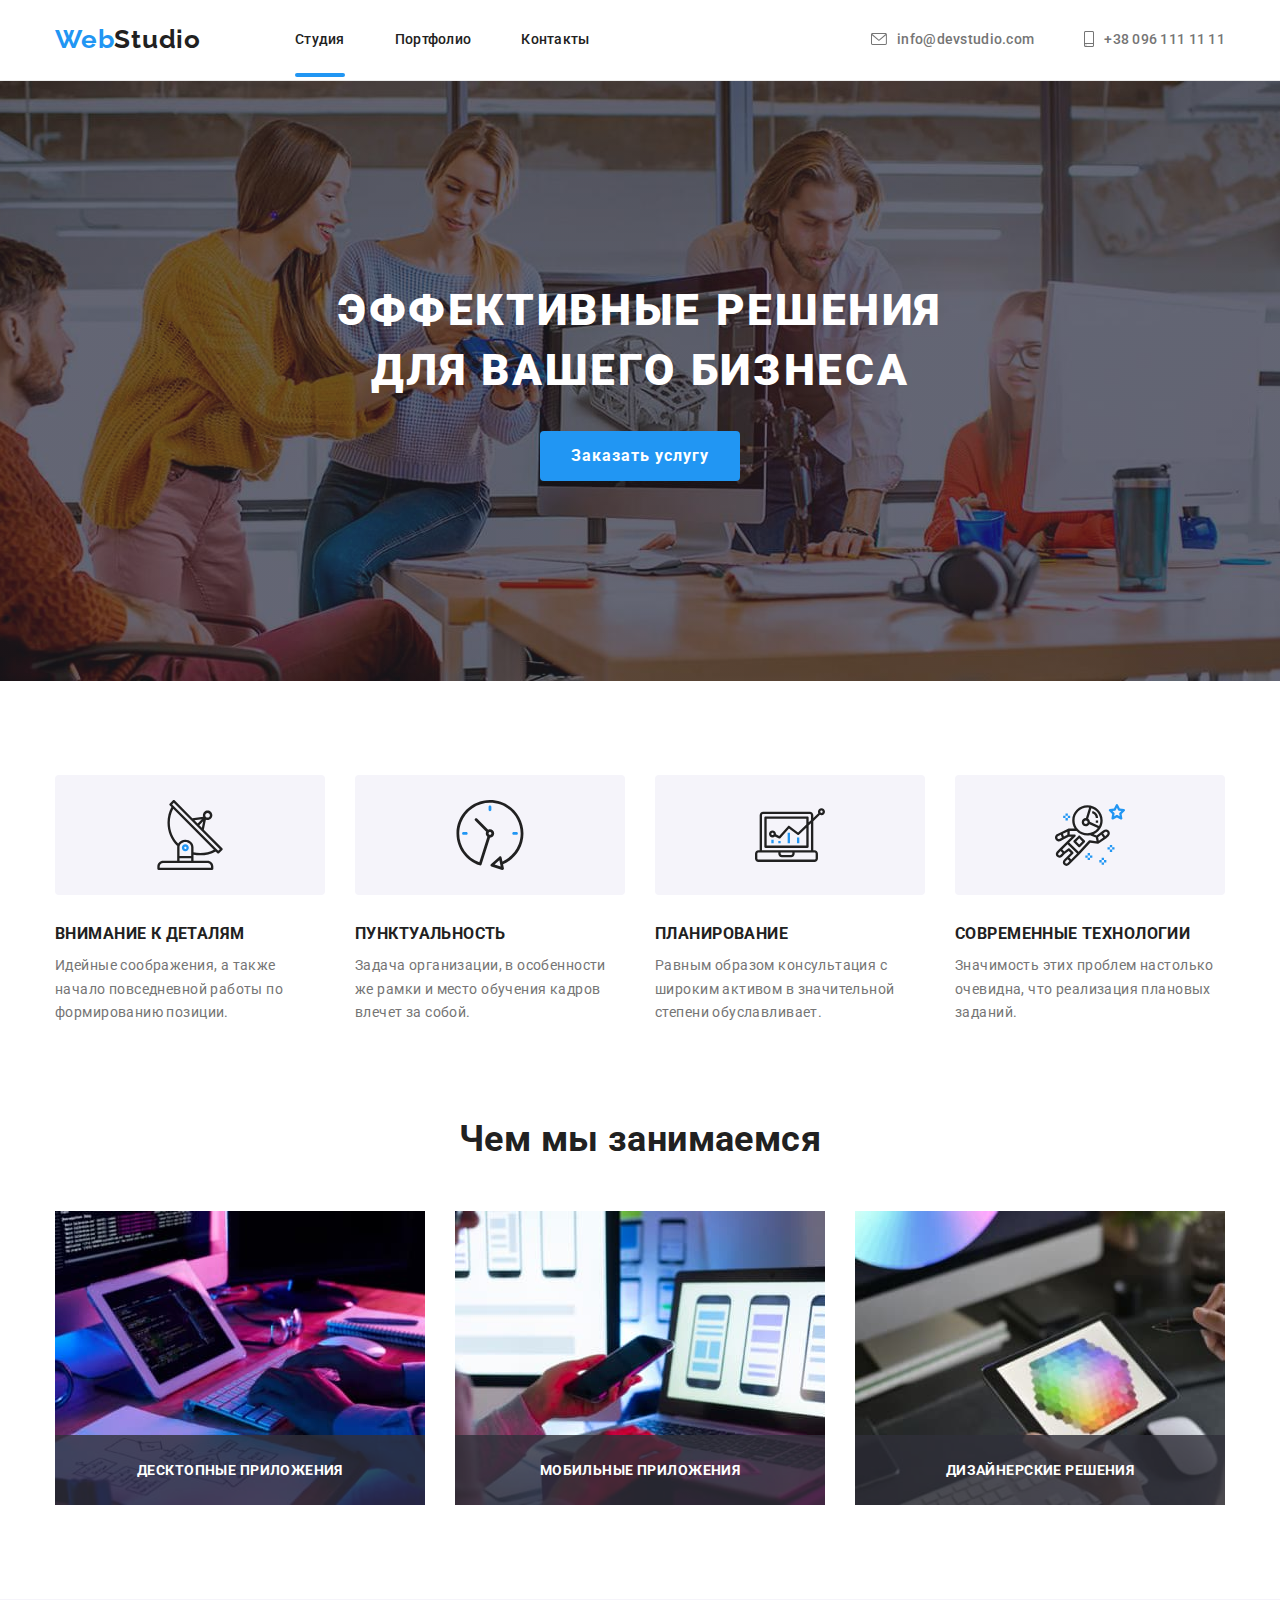
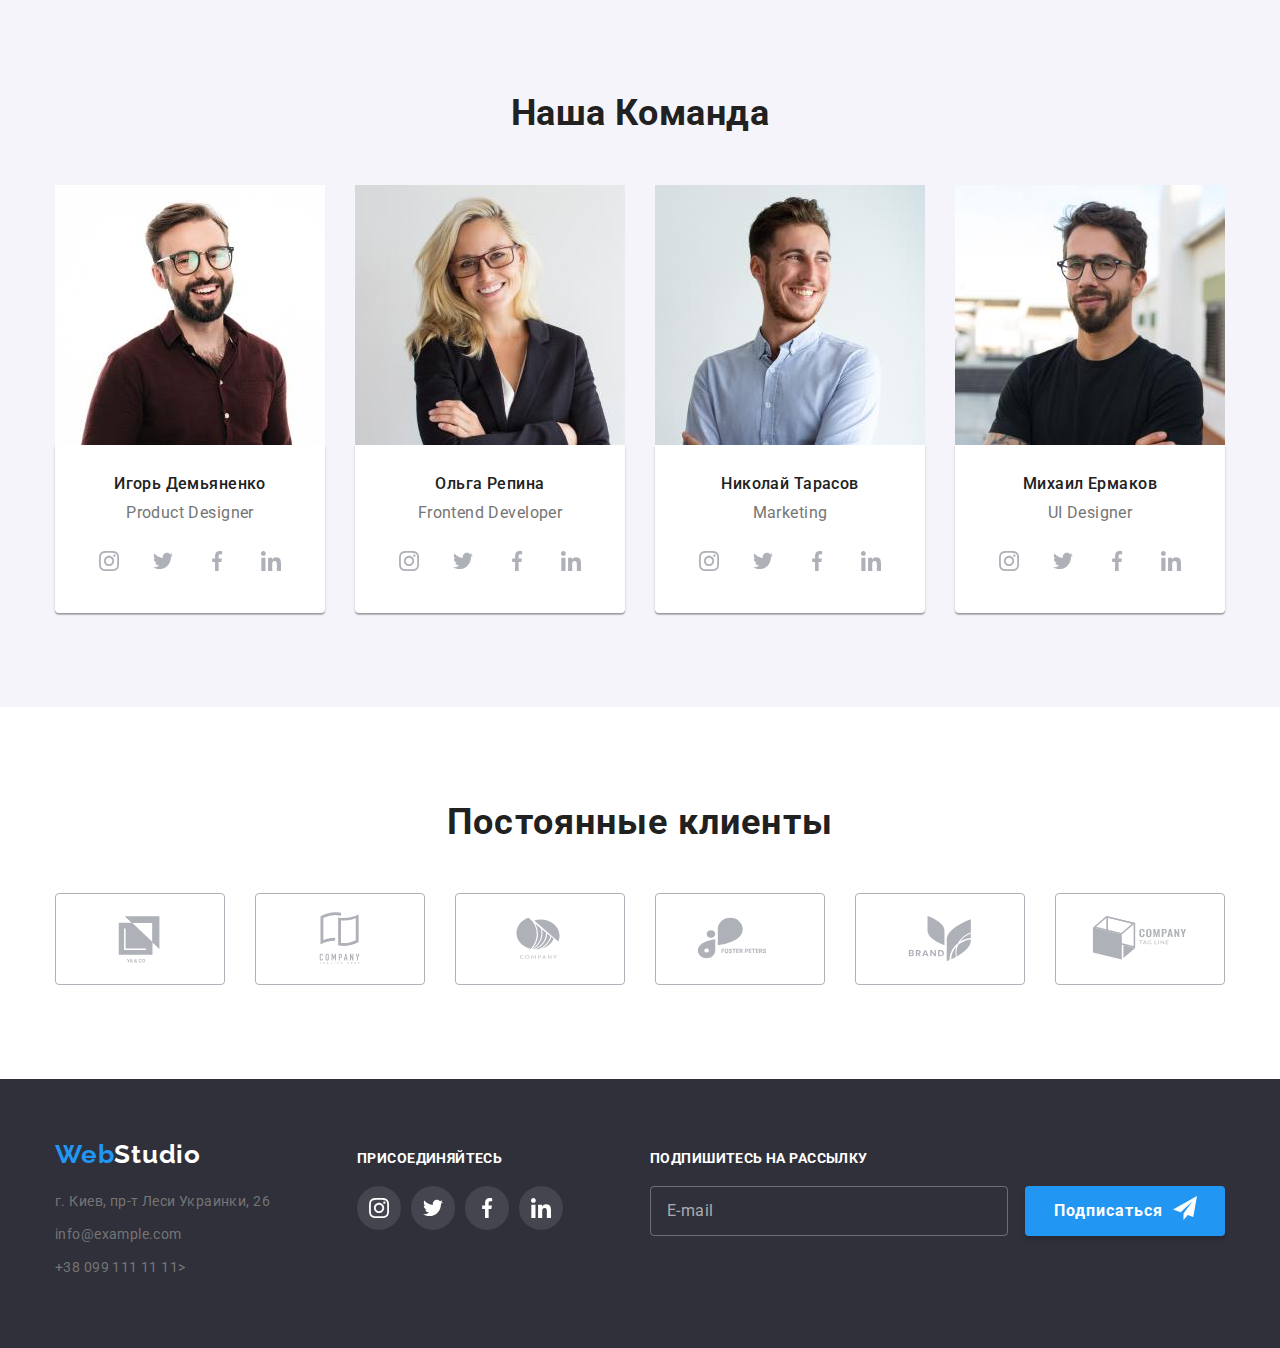
<file: index.html>
<!DOCTYPE html>
<html lang="ru">
  <head>
    <meta charset="UTF-8" />
    <title>Web Studio</title>
    <link
      rel="stylesheet"
      href="https://cdnjs.cloudflare.com/ajax/libs/modern-normalize/1.0.0/modern-normalize.min.css"
    />
    <link
      rel="stylesheet"
      href="https://cdnjs.cloudflare.com/ajax/libs/animate.css/4.1.1/animate.min.css"
    />
    <link
      href="https://fonts.googleapis.com/css2?family=Raleway:wght@700&family=Roboto:wght@400;500;700;900&display=swap"
      rel="stylesheet"
    />
    
    <link rel="stylesheet" href="./css/main.min.css" />
  </head>
  <body>
    <header class="header">
      <div class="container header-container">
        <nav class="header-navigation">
          <a class="link header_logo--web-logo" href="./index.html"
            >Web<span class="header_logo--logo-studio">Studio</span>
          </a>

          <ul class="header-list list">
            <li class="header-list__item">
              <a class="header__link link current" href="./index.html">Студия</a>
            </li>
            <li class="header-list__item">
              <a class="link header__link" href="./portfolio.html">Портфолио</a>
            </li>
            <li class="header-list__item">
              <a class="link header__link" href="">Контакты</a>
            </li>
          </ul>
        </nav>

        <ul class="header-contacts-list list">
          <li class="header-contacts__item">
            <a class="header-contacts__mailto link" href="mailto:info@devstudio.com">
              <svg class="header-contacts__icon" width="16" height="12">
                <use href="./images/icons.svg#icon-envelope"></use>
              </svg>
              info@devstudio.com</a
            >
          </li>
          <li class="header-contacts__item">
            <a class="header-contacts__tel link" href="tel:+380961111111">
              <svg class="header-contacts__icon" width="10" height="16">
                <use href="./images/icons.svg#icon-icon-smartphone"></use>
              </svg>
              +38 096 111 11 11</a
            >
          </li>
        </ul>
      </div>
    </header>

    <main>
      <section class="hero">
        <div class="container hero-container">
          <h1 class="hero__title">ЭФФЕКТИВНЫЕ РЕШЕНИЯ ДЛЯ ВАШЕГО БИЗНЕСА</h1>

          <button class="hero__btn" type="button" data-modal-open>
            Заказать услугу
          </button>
        </div>
      </section>

      <section class="section specificities">
        <div class="container specificities-container">
          <!-- <h2 class="visually-hidden">Особенности</h2> -->
          <ul class="specificities-list list">
            <li class="specificities-list__item">
              <div class="specificities-item-icon">
                <svg class="specificities__icon" width="70" height="70">
                  <use href="./images/icons.svg#icon-specifities-img1"></use>
                </svg>
              </div>
              <h3 class="specificities__title">Внимание к деталям</h3>

              <p class="specificities__text">
                Идейные соображения, а также начало повседневной работы по
                формированию позиции.
              </p>
            </li>
            <li class="specificities-list__item">
              <div class="specificities-item-icon">
                <svg class="specificities__icon" width="70" height="70">
                  <use href="./images/icons.svg#icon-specifities-img2"></use>
                </svg>
              </div>
              <h3 class="specificities__title">Пунктуальность</h3>

              <p class="specificities__text">
                Задача организации, в особенности же рамки и место обучения
                кадров влечет за собой.
              </p>
            </li>

            <li class="specificities-list__item">
              <div class="specificities-item-icon">
                <svg class="specificities__icon" width="70" height="70">
                  <use href="./images/icons.svg#icon-specifities-img3"></use>
                </svg>
              </div>
              <h3 class="specificities__title">Планирование</h3>
              <p class="specificities__text">
                Равным образом консультация с широким активом в значительной
                степени обуславливает.
              </p>
            </li>
            <li class="specificities-list__item">
              <div class="specificities-item-icon">
                <svg class="specificities__icon" width="70" height="70">
                  <use href="./images/icons.svg#icon-specifities-img4"></use>
                </svg>
              </div>
              <h3 class="specificities__title">Современные технологии</h3>
              <p class="specificities__text">
                Значимость этих проблем настолько очевидна, что реализация
                плановых заданий.
              </p>
            </li>
          </ul>
        </div>
      </section>
      <section class="section about">
        <div class="container about-container">
          <h2 class="about__title">Чем мы занимаемся</h2>
          <ul class="about-list list">
            <li class="about-list__item">
              <img
                src="./images/img.jpg"
                alt="человек набирает текст на клавиатуре"
                width="370"
                height="294"
              />
              <p class="about-item__text">ДЕСКТОПНЫЕ ПРИЛОЖЕНИЯ</p>
            </li>
            <li></li>
            <li class="about-list__item">
              <img
                src="./images/img2.jpg"
                alt="работа с компьютером и телефоном"
                width="370"
                height="294"
              />
              <p class="about-item__text">МОБИЛЬНЫЕ ПРИЛОЖЕНИЯ</p>
            </li>
            <li class="about-list__item">
              <img
                src="./images/img3.jpg"
                alt="работа с цветовой палитрой на планшете"
                width="370"
                height="294"
              />
              <p class="about-item__text">ДИЗАЙНЕРСКИЕ РЕШЕНИЯ</p>
            </li>
          </ul>
        </div>
      </section>

      <section class="section team">
        <div class="container team-container">
          <h2 class="team__title">Наша Команда</h2>
          <ul class="team-list list">
            <li class="team-list__item">
              <img
                src="./images/ihor(1).jpg"
                alt="Игорь Демьяненко"
                width="270"
                height="260"
              />
              <div class="team__card-img">
                <h3 class="team-item__title">Игорь Демьяненко</h3>
                <p class="team-item__text" lang="en">Product Designer</p>
                <ul class="team-list__team-social-list team-social-list list">
                  <li class="team-social__item">
                    <a href="" class="team-social__link">
                      <svg class="team-social__icon" width="20" height="20">
                        <use href="./images/icons.svg#icon-instagram"></use>
                      </svg>
                    </a>
                  </li>

                  <li class="team-social__item">
                    <a href="" class="team-social__link">
                      <svg class="team-social__icon" width="20" height="20">
                        <use href="./images/icons.svg#icon-twitter"></use>
                      </svg>
                    </a>
                  </li>

                  <li class="team-social__item">
                    <a href="" class="team-social__link">
                      <svg class="team-social__icon" width="20" height="20">
                        <use href="./images/icons.svg#icon-facebook"></use>
                      </svg>
                    </a>
                  </li>

                  <li class="team-social__item">
                    <a href="" class="team-social__link">
                      <svg class="team-social__icon" width="20" height="20">
                        <use href="./images/icons.svg#icon-linkedin"></use>
                      </svg>
                    </a>
                  </li>
                </ul>
              </div>
            </li>
            <li class="team-list__item">
              <img
                src="./images/olga.jpg"
                alt="Ольга Репина"
                width="270"
                height="260"
              />
              <div class="team__card-img">
                <h3 class="team-item__title">Ольга Репина</h3>
                <p class="team-item__text" lang="en">Frontend Developer</p>
                <ul class="team-list__team-social-list team-social-list list">
                  <li class="team-social__item">
                    <a href="" class="team-social__link">
                      <svg class="team-social__icon" width="20" height="20">
                        <use href="./images/icons.svg#icon-instagram"></use>
                      </svg>
                    </a>
                  </li>

                  <li class="team-social__item">
                    <a href="" class="team-social__link">
                      <svg class="team-social__icon" width="20" height="20">
                        <use href="./images/icons.svg#icon-twitter"></use>
                      </svg>
                    </a>
                  </li>

                  <li class="team-social__item">
                    <a href="" class="team-social__link">
                      <svg class="team-social__icon" width="20" height="20">
                        <use href="./images/icons.svg#icon-facebook"></use>
                      </svg>
                    </a>
                  </li>

                  <li class="team-social__item">
                    <a href="" class="team-social__link">
                      <svg class="team-social__icon" width="20" height="20">
                        <use href="./images/icons.svg#icon-linkedin"></use>
                      </svg>
                    </a>
                  </li>
                </ul>
              </div>
            </li>

            <li class="team-list__item">
              <img
                src="./images/nikolay.jpg"
                alt="Николай Тарасов"
                width="270"
                height="260"
              />
              <div class="team__card-img">
                <h3 class="team-item__title">Николай Тарасов</h3>
                <p class="team-item__text" lang="en">Marketing</p>
                <ul class="team-list__team-social-list team-social-list list">
                  <li class="team-social__item">
                    <a href="" class="team-social__link">
                      <svg class="team-social__icon" width="20" height="20">
                        <use href="./images/icons.svg#icon-instagram"></use>
                      </svg>
                    </a>
                  </li>

                  <li class="team-social__item">
                    <a href="" class="team-social__link">
                      <svg class="team-social__icon" width="20" height="20">
                        <use href="./images/icons.svg#icon-twitter"></use>
                      </svg>
                    </a>
                  </li>

                  <li class="team-social__item">
                    <a href="" class="team-social__link">
                      <svg class="team-social__icon" width="20" height="20">
                        <use href="./images/icons.svg#icon-facebook"></use>
                      </svg>
                    </a>
                  </li>

                  <li class="team-social__item">
                    <a href="" class="team-social__link">
                      <svg class="team-social__icon" width="20" height="20">
                        <use href="./images/icons.svg#icon-linkedin"></use>
                      </svg>
                    </a>
                  </li>
                </ul>
              </div>
            </li>
            <li class="team-list__item">
              <img
                src="./images/mihail.jpg"
                alt="Михаил Ермаков"
                width="270"
                height="260"
              />
              <div class="team__card-img">
                <h3 class="team-item__title">Михаил Ермаков</h3>
                <p class="team-item__text" lang="en">UI Designer</p>
                <ul class="team-list__team-social-list team-social-list list">
                  <li class="team-social__item">
                    <a href="" class="team-social__link">
                      <svg class="team-social__icon" width="20" height="20">
                        <use href="./images/icons.svg#icon-instagram"></use>
                      </svg>
                    </a>
                  </li>

                  <li class="team-social__item">
                    <a href="" class="team-social__link">
                      <svg class="team-social__icon" width="20" height="20">
                        <use href="./images/icons.svg#icon-twitter"></use>
                      </svg>
                    </a>
                  </li>

                  <li class="team-social__item">
                    <a href="" class="team-social__link">
                      <svg class="team-social__icon" width="20" height="20">
                        <use href="./images/icons.svg#icon-facebook"></use>
                      </svg>
                    </a>
                  </li>

                  <li class="team-social__item">
                    <a href="" class="team-social__link">
                      <svg class="team-social__icon" width="20" height="20">
                        <use href="./images/icons.svg#icon-linkedin"></use>
                      </svg>
                    </a>
                  </li>
                </ul>
              </div>
            </li>
          </ul>
        </div>
      </section>

      <section class="section clients">
        <div class="container clients-container">
          <h2 class="clients__title">Постоянные клиенты</h2>
          <ul class="clients-list list">
            <li class="clients-list__item">
              <a class="clients__link" href="">
                <svg class="clients-link__icon">
                  <use href="./images/icons.svg#icon-Logo"></use>
                </svg>
              </a>
            </li>

            <li class="clients-list__item">
              <a class="clients__link" href="">
                <svg class="clients-link__icon" width="106" height="60">
                  <use href="./images/icons.svg#icon-Logo2"></use>
                </svg>
              </a>
            </li>

            <li class="clients-list__item">
              <a class="clients__link" href="">
                <svg class="clients-link__icon">
                  <use href="./images/icons.svg#icon-Logo3"></use>
                </svg>
              </a>
            </li>

            <li class="clients-list__item">
              <a class="clients__link" href="">
                <svg class="clients-link__icon">
                  <use href="./images/icons.svg#icon-Logo4"></use>
                </svg>
              </a>
            </li>

            <li class="clients-list__item">
              <a class="clients__link" href="">
                <svg class="clients-link__icon">
                  <use href="./images/icons.svg#icon-Logo5"></use>
                </svg>
              </a>
            </li>

            <li class="clients-list__item">
              <a class="clients__link" href="">
                <svg class="clients-link__icon">
                  <use href="./images/icons.svg#icon-Logo6"></use>
                </svg>
              </a>
            </li>
          </ul>
        </div>
      </section>
    </main>
    <footer class="footer">
      <div class="container footer-container">
        <div class="footer-adress">
          <a class="link footer_logo--web-logo" href="/">
            Web<span class="footer_logo--logo-studio">Studio</span>
          </a>
          <address class="contacts-address">
            <ul class="contacts-list list">
              <li class="contacts-list__item">
                г. Киев, пр-т Леси Украинки, 26
              </li>
              <li class="contacts-list__item">
                <a class="contacts__mailto link" href="mailto:info@example.com"
                  >info@example.com</a
                >
              </li>
              <li class="contacts-list__item">
                <a class="contacts__tel link" href="tel:+380991111111"
                  >+38 099 111 11 11></a
                >
              </li>
              
            </ul>
          </address>
        </div>
        <div class="footer-social">
          <p class="footer-social__title">ПРИСОЕДИНЯЙТЕСЬ</p>
          <ul class="footer-social-list list">
            <li class="footer-social-list__item">
              <a href="" class="footer-social__link link">
                <svg class="footer-social__icon" width="20" height="20">
                  <use href="./images/icons.svg#icon-instagram"></use>
                </svg>
              </a>
            </li>

            <li class="footer-social-list__item">
              <a href="" class="footer-social__link link">
                <svg class="footer-social__icon" width="20" height="20">
                  <use href="./images/icons.svg#icon-twitter"></use>
                </svg>
              </a>
            </li>

            <li class="footer-social-list__item">
              <a href="" class="footer-social__link link">
                <svg class="footer-social__icon" width="20" height="20">
                  <use href="./images/icons.svg#icon-facebook"></use>
                </svg>
              </a>
            </li>

            <li class="footer-social-list__item">
              <a href="" class="footer-social__link link">
                <svg class="footer-social__icon" width="20" height="20">
                  <use href="./images/icons.svg#icon-linkedin"></use>
                </svg>
              </a>
            </li>
          </ul>
        </div>
        <div class="footer-mailing">
          <p class="footer-mailing__title">ПОДПИШИТЕСЬ НА РАССЫЛКУ</p>
          <form action="#" class="mailing__blok">
            <input
              class="input__mail"
              type="email"
              name="mail"
              id="mail"
              placeholder="E-mail"
            />
            <button class="btn__mailing" type="submit">
              Подписаться
              <svg class="mailing__icon" width="24" height="24">
                <use href="./images/icons.svg#icon-icon-send"></use>
              </svg>
            </button>
          </form>
        </div>
      </div>
    </footer>
    <div class="backdrop is-hidden" data-modal>
      <div class="modal">
        <button type="button" class="modal-close" data-modal-close>
          <svg class="modal-close-icon" width="18" height="18">
            <use href="./images/icons.svg#icon-close-black"></use>
          </svg>
        </button>
        <p class="modal-tittle">Оставьте свои данные, мы вам перезвоним</p>
        <form action="#" class="modal-form">
          <div class="modal-field">
            <label for="user-name" class="form-input-text">Имя</label>
            <div class="input-wrap">
              <input
                type="text"
                id="user-name"
                name="user-name"
                class="modal-form-input"
                required
                minlength="2"
              />
              <svg class="input-icon" width="12" height="12">
                <use href="./images/icons.svg#icon-person-black"></use>
              </svg>
            </div>
          </div>
          <div class="modal-field">
            <label for="tel" class="form-input-text">Телефон</label>
            <div class="input-wrap">
              <input
                type="tel"
                id="tel"
                name="user-tel"
                class="modal-form-input"
                required
                pattern="[\+]\d{2}\s[\(]\d{3}[\)]\s\d{3}[\-]\d{2}[\-]\d{2}"
              />
              <svg class="input-icon" width="13" height="13">
                <use href="./images/icons.svg#icon-tel-black"></use>
              </svg>
            </div>
          </div>
          <div class="modal-field">
            <label for="user-email" class="form-input-text">Почта</label>
            <div class="input-wrap">
              <input
                type="email"
                id="user-email"
                name="user-mail"
                class="modal-form-input"
              />
              <svg class="input-icon" width="15" height="12">
                <use href="./images/icons.svg#icon-mail-black"></use>
              </svg>
            </div>
          </div>
          <div class="modal-field">
            <label for="user-comment" class="form-input-text"
              >Комментарий</label
            >

            <textarea
              id="user-comment"
              name="comment"
              class="modal-form-text"
              cols="30"
              rows="5"
              placeholder="Введите текст"
            ></textarea>
          </div>
          <div class="modal-field-checkbox">
            <label for="policy" class="check-text">
              <input
                type="checkbox"
                id="policy"
                name="policy"
                class="modal-check visually-hidden"
              />
              <span class="check-item">
                <svg class="check-icon" width="11" height="8">
                  <use href="./images/icons.svg#icon-Vector"></use>
                </svg>
              </span>
              Соглашаюсь с рассылкой и принимаю&nbsp;
              <a class="link-policy" href="">Условия договора</a></label
            >
          </div>
          <button type="submit" class="btn modal-btn">Отправить</button>
        </form>
      </div>
    </div>
    <script src="./js/modal.js"></script>
  </body>
</html>
</file>
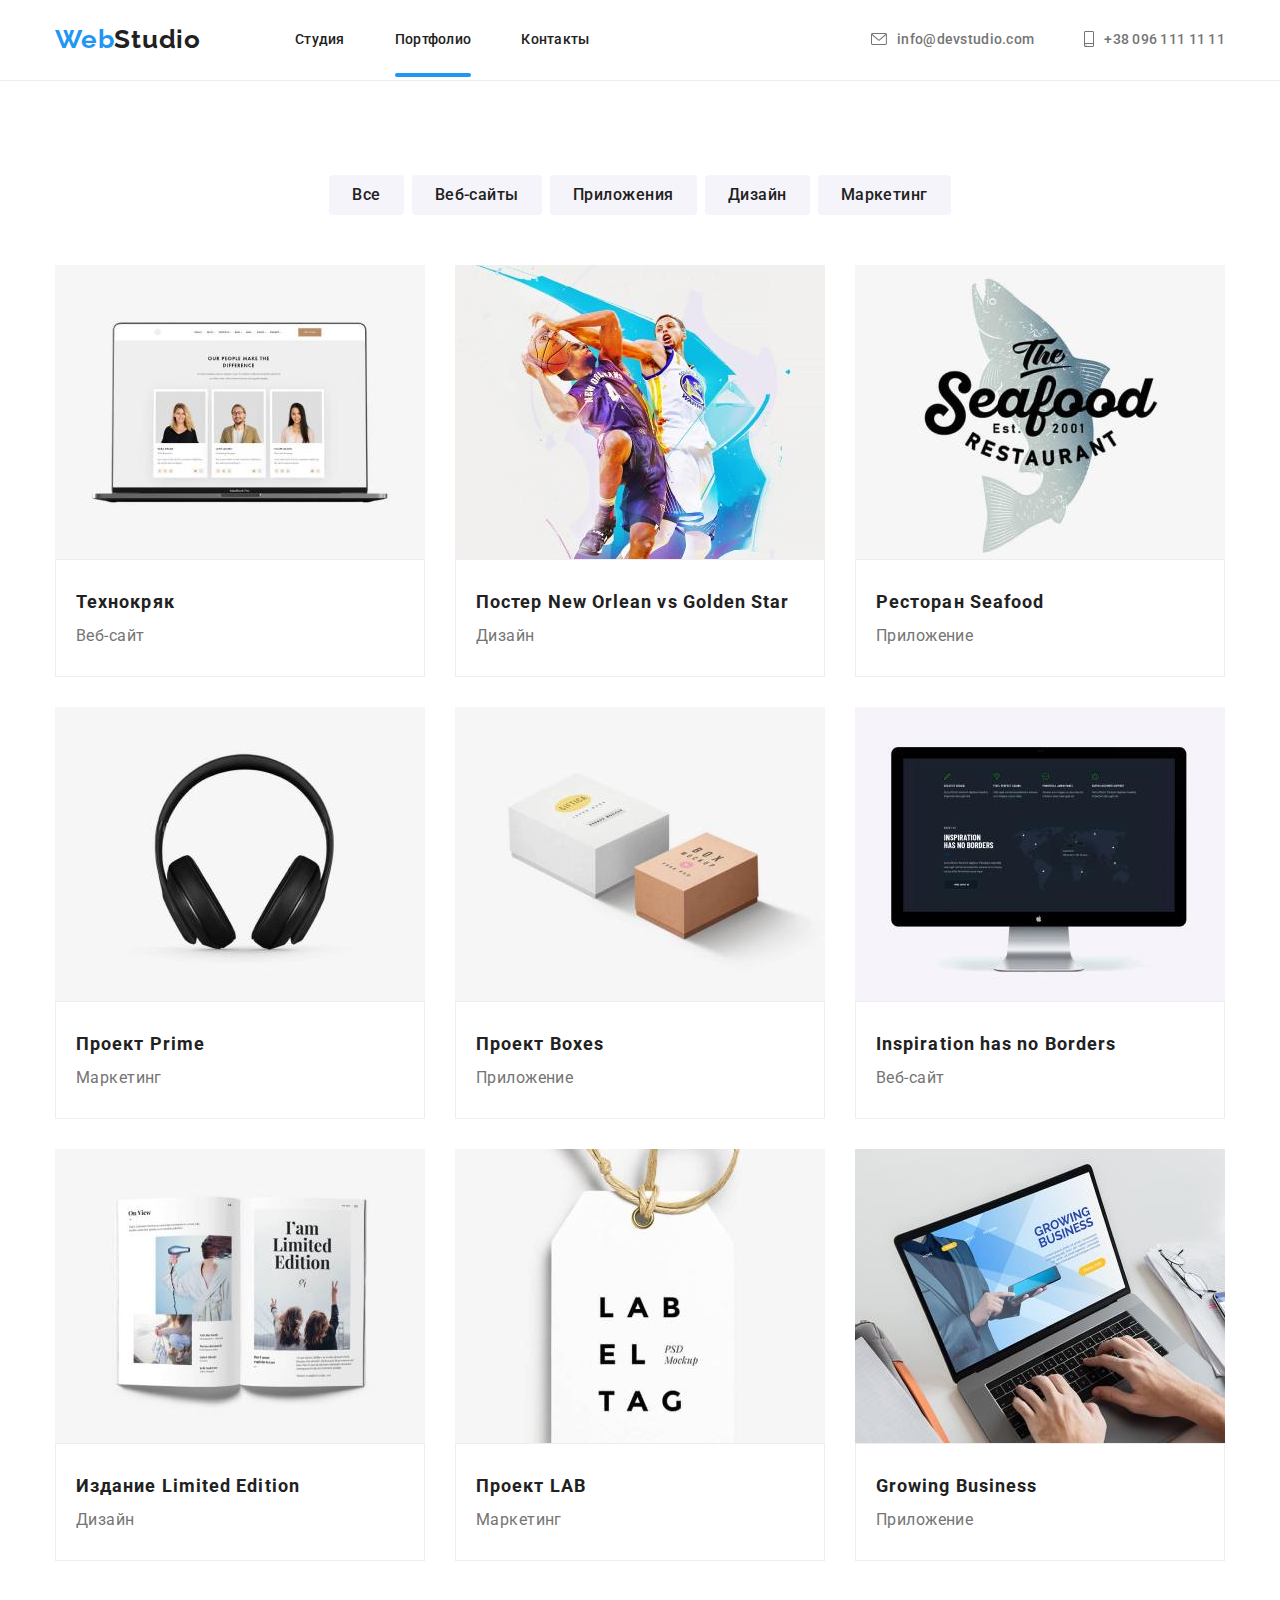
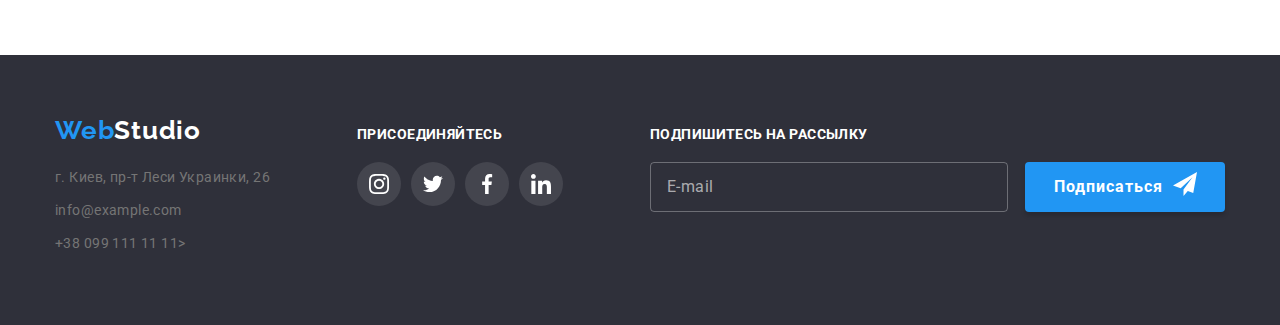
<file: portfolio.html>
<!DOCTYPE html>
<html lang="ru">
  <head>
    <meta charset="UTF-8" />
    <title>Web Studio</title>
    <link
      rel="stylesheet"
      href="https://cdnjs.cloudflare.com/ajax/libs/modern-normalize/1.0.0/modern-normalize.min.css"
    />
    <link
      rel="stylesheet"
      href="https://cdnjs.cloudflare.com/ajax/libs/animate.css/4.1.1/animate.min.css"
    />
    <link
      href="https://fonts.googleapis.com/css2?family=Raleway:wght@700&family=Roboto:wght@400;500;700;900&display=swap"
      rel="stylesheet"
    />
    
    <link rel="stylesheet" href="./css/main.min.css" />
  </head>
  <body>
    <header class="header">
      <div class="container header-container">
        <nav class="header-navigation">
          <a class="link header_logo--web-logo" href="./index.html"
            >Web<span class="header_logo--logo-studio">Studio</span>
          </a>

          <ul class="header-list list">
            <li class="header-list__item">
              <a class="header__link link " href="./index.html">Студия</a>
            </li>
            <li class="header-list__item">
              <a class="link header__link current" href="./portfolio.html">Портфолио</a>
            </li>
            <li class="header-list__item">
              <a class="link header__link" href="">Контакты</a>
            </li>
          </ul>
        </nav>

        <ul class="header-contacts-list list">
          <li class="header-contacts__item">
            <a class="header-contacts__mailto link" href="mailto:info@devstudio.com">
              <svg class="header-contacts__icon" width="16" height="12">
                <use href="./images/icons.svg#icon-envelope"></use>
              </svg>
              info@devstudio.com</a
            >
          </li>
          <li class="header-contacts__item">
            <a class="header-contacts__tel link" href="tel:+380961111111">
              <svg class="header-contacts__icon" width="10" height="16">
                <use href="./images/icons.svg#icon-icon-smartphone"></use>
              </svg>
              +38 096 111 11 11</a
            >
          </li>
        </ul>
      </div>
    </header>

    <main>
      <section class="section portfolio">
        <div class="container portolio-container">
          <h1 class="visually-hidden">Скрытый</h1>

          <ul class="portfolio-btn-list list">
            <li class="portfolio__item-btn">
              <button class="portfolio__btn" type="button">Все</button>
            </li>
            <li class="portfolio__item-btn">
              <button class="portfolio__btn" type="button">Веб-сайты</button>
            </li>
            <li class="portfolio__item-btn">
              <button class="portfolio__btn" type="button">Приложения</button>
            </li>
            <li class="portfolio__item-btn">
              <button class="portfolio__btn" type="button">Дизайн</button>
            </li>
            <li class="portfolio__item-btn">
              <button class="portfolio__btn" type="button">Маркетинг</button>
            </li>
          </ul>
          <ul class="portfolio-list list">
            <li class="portfolio-list__item">
              <a class="portfolio-img__link link" href="">
                <div class="portfolio-item__wrap">
                  <img
                    src="./images/img.portf1.jpg"
                    alt="Ноутбук"
                    width="370"
                    height="294"
                  />
                  <p class="portfolio-item__top-text">
                    Технокряк это современная площадка распространения
                    коронавируса. Компании используют эту платформу для
                    цифрового шпионажа и атак на защищённые сервера конкурентов.
                  </p>
                </div>
                <div class="portfolio-card-img">
                  <h2 class="portfolio__title">Технокряк</h2>
                  <p class="portfolio__text">Веб-сайт</p>
                </div>
              </a>
            </li>

            <li class="portfolio-list__item">
              <a class="portfolio-img__link link" href="">
                <div class="portfolio-item__wrap">
                  <img
                    src="./images/img.portf2.jpg"
                    alt="Баскетболисты"
                    width="370"
                    height="294"
                  />
                  <p class="portfolio-item__top-text">
                    Технокряк это современная площадка распространения
                    коронавируса. Компании используют эту платформу для
                    цифрового шпионажа и атак на защищённые сервера конкурентов.
                  </p>
                </div>
                <div class="portfolio-card-img">
                  <h2 class="portfolio__title">
                    Постер <span lang="en">New Orlean vs Golden Star</span>
                  </h2>
                  <p class="portfolio__text">Дизайн</p>
                </div></a
              >
            </li>

            <li class="portfolio-list__item">
              <a class="portfolio-img__link link" href="">
                <div class="portfolio-item__wrap">
                  <img
                    src="./images/img.portf3.jpg"
                    alt="Логотип"
                    width="370"
                    height="294"
                  />
                  <p class="portfolio-item__top-text">
                    Технокряк это современная площадка распространения
                    коронавируса. Компании используют эту платформу для
                    цифрового шпионажа и атак на защищённые сервера конкурентов.
                  </p>
                </div>
                <div class="portfolio-card-img">
                  <h2 class="portfolio__title">
                    Ресторан <span lang="en">Seafood</span>
                  </h2>
                  <p class="portfolio__text">Приложение</p>
                </div>
              </a>
            </li>

            <li class="portfolio-list__item">
              <a class="portfolio-img__link link" href="">
                <div class="portfolio-item__wrap">
                  <img
                    src="./images/img.portf4.jpg"
                    alt="Наушники"
                    width="370"
                    height="294"
                  />
                  <p class="portfolio-item__top-text">
                    Технокряк это современная площадка распространения
                    коронавируса. Компании используют эту платформу для
                    цифрового шпионажа и атак на защищённые сервера конкурентов.
                  </p>
                </div>
                <div class="portfolio-card-img">
                  <h2 class="portfolio__title">
                    Проект <span lang="en">Prime</span>
                  </h2>
                  <p class="portfolio__text">Маркетинг</p>
                </div>
              </a>
            </li>

            <li class="portfolio-list__item">
              <a class="portfolio-img__link link" href="">
                <div class="portfolio-item__wrap">
                  <img
                    src="./images/img.portf5.jpg"
                    alt="Две коробки"
                    width="370"
                    height="294"
                  />
                  <p class="portfolio-item__top-text">
                    Технокряк это современная площадка распространения
                    коронавируса. Компании используют эту платформу для
                    цифрового шпионажа и атак на защищённые сервера конкурентов.
                  </p>
                </div>
                <div class="portfolio-card-img">
                  <h2 class="portfolio__title">
                    Проект <span lang="en">Boxes</span>
                  </h2>
                  <p class="portfolio__text">Приложение</p>
                </div></a
              >
            </li>

            <li class="portfolio-list__item">
              <a class="portfolio-img__link link" href="">
                <div class="portfolio-item__wrap">
                  <img
                    src="./images/img.portf6.jpg"
                    alt="Монитор"
                    width="370"
                    height="294"
                  />
                  <p class="portfolio-item__top-text">
                    Технокряк это современная площадка распространения
                    коронавируса. Компании используют эту платформу для
                    цифрового шпионажа и атак на защищённые сервера конкурентов.
                  </p>
                </div>
                <div class="portfolio-card-img">
                  <h2 class="portfolio__title" lang="en">
                    Inspiration has no Borders
                  </h2>
                  <p class="portfolio__text">Веб-сайт</p>
                </div></a
              >
            </li>

            <li class="portfolio-list__item">
              <a class="portfolio-img__link link" href="">
                <div class="portfolio-item__wrap">
                  <img
                    src="./images/img.portf7.jpg"
                    alt="Журнал"
                    width="370"
                    height="294"
                  />
                  <p class="portfolio-item__top-text">
                    Технокряк это современная площадка распространения
                    коронавируса. Компании используют эту платформу для
                    цифрового шпионажа и атак на защищённые сервера конкурентов.
                  </p>
                </div>
                <div class="portfolio-card-img">
                  <h2 class="portfolio__title">
                    Издание <span lang="en">Limited Edition</span>
                  </h2>
                  <p class="portfolio__text">Дизайн</p>
                </div></a
              >
            </li>

            <li class="portfolio-list__item">
              <a class="portfolio-img__link link" href="">
                <div class="portfolio-item__wrap">
                  <img
                    src="./images/img.portf8.jpg"
                    alt="Ярлык"
                    width="370"
                    height="294"
                  />
                  <p class="portfolio-item__top-text">
                    Технокряк это современная площадка распространения
                    коронавируса. Компании используют эту платформу для
                    цифрового шпионажа и атак на защищённые сервера конкурентов.
                  </p>
                </div>
                <div class="portfolio-card-img">
                  <h2 class="portfolio__title">
                    Проект <span lang="en">LAB</span>
                  </h2>
                  <p class="portfolio__text">Маркетинг</p>
                </div></a
              >
            </li>

            <li class="portfolio-list__item">
              <a class="portfolio-img__link link" href="">
                <div class="portfolio-item__wrap">
                  <img
                    src="./images/img.portf9.jpg"
                    alt="Человек работает за ноутбуком"
                    width="370"
                    height="294"
                  />
                  <p class="portfolio-item__top-text">
                    Технокряк это современная площадка распространения
                    коронавируса. Компании используют эту платформу для
                    цифрового шпионажа и атак на защищённые сервера конкурентов.
                  </p>
                </div>
                <div class="portfolio-card-img">
                  <h2 class="portfolio__title" lang="en">Growing Business</h2>
                  <p class="portfolio__text">Приложение</p>
                </div></a
              >
            </li>
          </ul>
        </div>
      </section>
    </main>
    <footer class="footer">
      <div class="container footer-container">
        <div class="footer-adress">
          <a class="link footer_logo--web-logo" href="/">
            Web<span class="footer_logo--logo-studio">Studio</span>
          </a>
          <address class="contacts-address">
            <ul class="contacts-list list">
              <li class="contacts-list__item">
                г. Киев, пр-т Леси Украинки, 26
              </li>
              <li class="contacts-list__item">
                <a class="contacts__mailto link" href="mailto:info@example.com"
                  >info@example.com</a
                >
              </li>
              <li class="contacts-list__item">
                <a class="contacts__tel link" href="tel:+380991111111"
                  >+38 099 111 11 11></a
                >
              </li>
              
            </ul>
          </address>
        </div>
        <div class="footer-social">
          <p class="footer-social__title">ПРИСОЕДИНЯЙТЕСЬ</p>
          <ul class="footer-social-list list">
            <li class="footer-social-list__item">
              <a href="" class="footer-social__link link">
                <svg class="footer-social__icon" width="20" height="20">
                  <use href="./images/icons.svg#icon-instagram"></use>
                </svg>
              </a>
            </li>

            <li class="footer-social-list__item">
              <a href="" class="footer-social__link link">
                <svg class="footer-social__icon" width="20" height="20">
                  <use href="./images/icons.svg#icon-twitter"></use>
                </svg>
              </a>
            </li>

            <li class="footer-social-list__item">
              <a href="" class="footer-social__link link">
                <svg class="footer-social__icon" width="20" height="20">
                  <use href="./images/icons.svg#icon-facebook"></use>
                </svg>
              </a>
            </li>

            <li class="footer-social-list__item">
              <a href="" class="footer-social__link link">
                <svg class="footer-social__icon" width="20" height="20">
                  <use href="./images/icons.svg#icon-linkedin"></use>
                </svg>
              </a>
            </li>
          </ul>
        </div>
        <div class="footer-mailing">
          <p class="footer-mailing__title">ПОДПИШИТЕСЬ НА РАССЫЛКУ</p>
          <form action="#" class="mailing__blok">
            <input
              class="input__mail"
              type="email"
              name="mail"
              id="mail"
              placeholder="E-mail"
            />
            <button class="btn__mailing" type="submit">
              Подписаться
              <svg class="mailing__icon" width="24" height="24">
                <use href="./images/icons.svg#icon-icon-send"></use>
              </svg>
            </button>
          </form>
        </div>
      </div>
    </footer>
  </body>
</html>
</file>
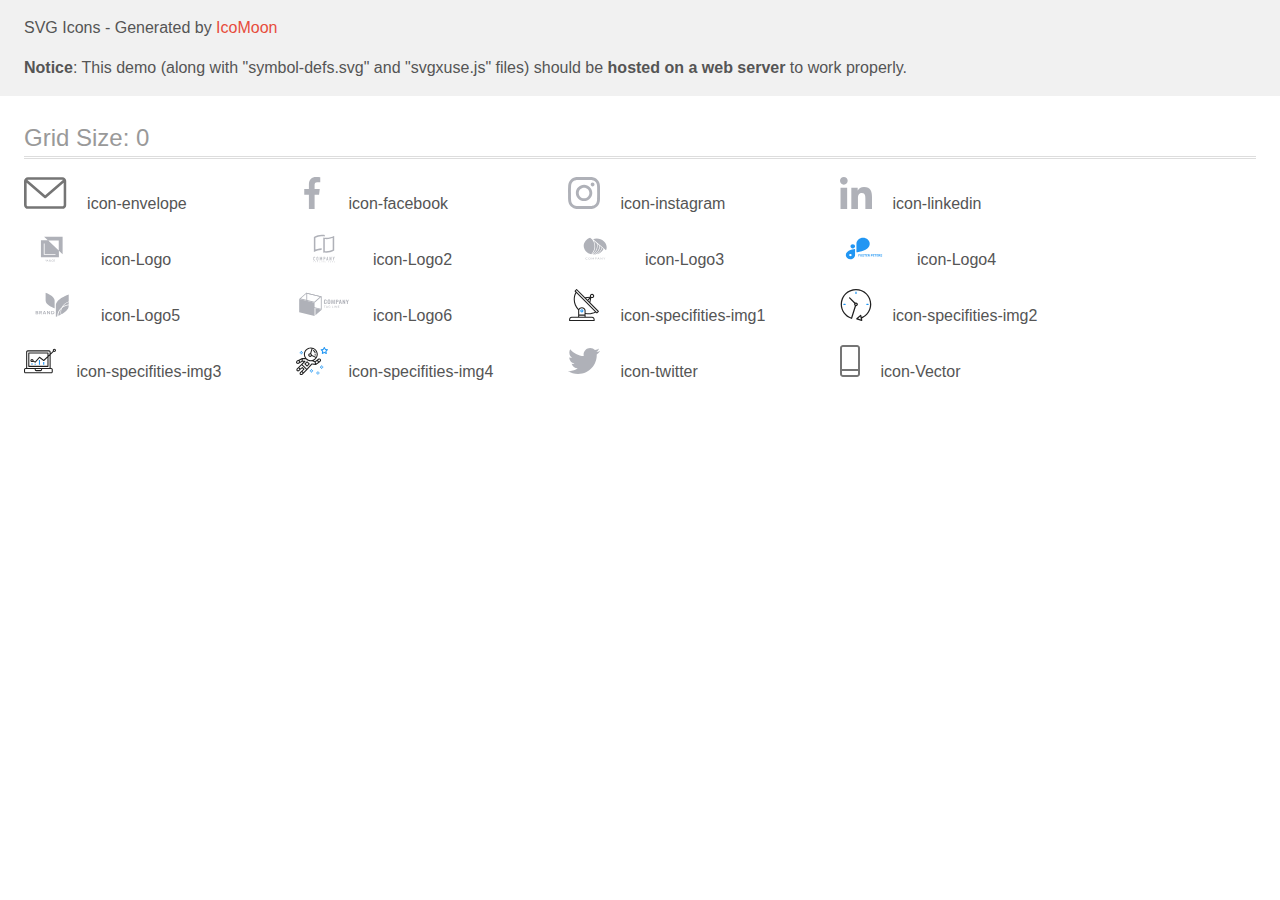
<file: images/icomoon/demo-external-svg.html>
<!doctype html>
<html>
<head>
    <title>IcoMoon - SVG Icons</title>
    <meta charset="utf-8">
    <meta name="viewport" content="width=device-width, initial-scale=1">
    <link rel="stylesheet" href="demo-files/demo.css">
    <link rel="stylesheet" href="style.css">
</head>
<body>
<header class="bgc1 clearfix">
<div class="mhl">
    <p>SVG Icons - Generated by <a href="https://icomoon.io/app">IcoMoon</a></p><p><strong>Notice</strong>: This demo (along with "symbol-defs.svg" and "svgxuse.js" files) should be <b>hosted on a web server</b> to work properly.</p>
</div>
</header>
    <div class="clearfix mhl ptl">
        <h1 class="mvm mtn fgc1">Grid Size: 0</h1>
        <div class="glyph fs1">
            <div class="clearfix pbs">
                <svg class="icon icon-envelope"><use xlink:href="symbol-defs.svg#icon-envelope"></use></svg><span class="name"> icon-envelope</span>
            </div>
        </div>
        <div class="glyph fs1">
            <div class="clearfix pbs">
                <svg class="icon icon-facebook"><use xlink:href="symbol-defs.svg#icon-facebook"></use></svg><span class="name"> icon-facebook</span>
            </div>
        </div>
        <div class="glyph fs1">
            <div class="clearfix pbs">
                <svg class="icon icon-instagram"><use xlink:href="symbol-defs.svg#icon-instagram"></use></svg><span class="name"> icon-instagram</span>
            </div>
        </div>
        <div class="glyph fs1">
            <div class="clearfix pbs">
                <svg class="icon icon-linkedin"><use xlink:href="symbol-defs.svg#icon-linkedin"></use></svg><span class="name"> icon-linkedin</span>
            </div>
        </div>
        <div class="glyph fs1">
            <div class="clearfix pbs">
                <svg class="icon icon-Logo"><use xlink:href="symbol-defs.svg#icon-Logo"></use></svg><span class="name"> icon-Logo</span>
            </div>
        </div>
        <div class="glyph fs1">
            <div class="clearfix pbs">
                <svg class="icon icon-Logo2"><use xlink:href="symbol-defs.svg#icon-Logo2"></use></svg><span class="name"> icon-Logo2</span>
            </div>
        </div>
        <div class="glyph fs1">
            <div class="clearfix pbs">
                <svg class="icon icon-Logo3"><use xlink:href="symbol-defs.svg#icon-Logo3"></use></svg><span class="name"> icon-Logo3</span>
            </div>
        </div>
        <div class="glyph fs1">
            <div class="clearfix pbs">
                <svg class="icon icon-Logo4"><use xlink:href="symbol-defs.svg#icon-Logo4"></use></svg><span class="name"> icon-Logo4</span>
            </div>
        </div>
        <div class="glyph fs1">
            <div class="clearfix pbs">
                <svg class="icon icon-Logo5"><use xlink:href="symbol-defs.svg#icon-Logo5"></use></svg><span class="name"> icon-Logo5</span>
            </div>
        </div>
        <div class="glyph fs1">
            <div class="clearfix pbs">
                <svg class="icon icon-Logo6"><use xlink:href="symbol-defs.svg#icon-Logo6"></use></svg><span class="name"> icon-Logo6</span>
            </div>
        </div>
        <div class="glyph fs1">
            <div class="clearfix pbs">
                <svg class="icon icon-specifities-img1"><use xlink:href="symbol-defs.svg#icon-specifities-img1"></use></svg><span class="name"> icon-specifities-img1</span>
            </div>
        </div>
        <div class="glyph fs1">
            <div class="clearfix pbs">
                <svg class="icon icon-specifities-img2"><use xlink:href="symbol-defs.svg#icon-specifities-img2"></use></svg><span class="name"> icon-specifities-img2</span>
            </div>
        </div>
        <div class="glyph fs1">
            <div class="clearfix pbs">
                <svg class="icon icon-specifities-img3"><use xlink:href="symbol-defs.svg#icon-specifities-img3"></use></svg><span class="name"> icon-specifities-img3</span>
            </div>
        </div>
        <div class="glyph fs1">
            <div class="clearfix pbs">
                <svg class="icon icon-specifities-img4"><use xlink:href="symbol-defs.svg#icon-specifities-img4"></use></svg><span class="name"> icon-specifities-img4</span>
            </div>
        </div>
        <div class="glyph fs1">
            <div class="clearfix pbs">
                <svg class="icon icon-twitter"><use xlink:href="symbol-defs.svg#icon-twitter"></use></svg><span class="name"> icon-twitter</span>
            </div>
        </div>
        <div class="glyph fs1">
            <div class="clearfix pbs">
                <svg class="icon icon-Vector"><use xlink:href="symbol-defs.svg#icon-Vector"></use></svg><span class="name"> icon-Vector</span>
            </div>
        </div>
  </div>
<script defer src="svgxuse.js"></script>
</body>
</html>
</file>
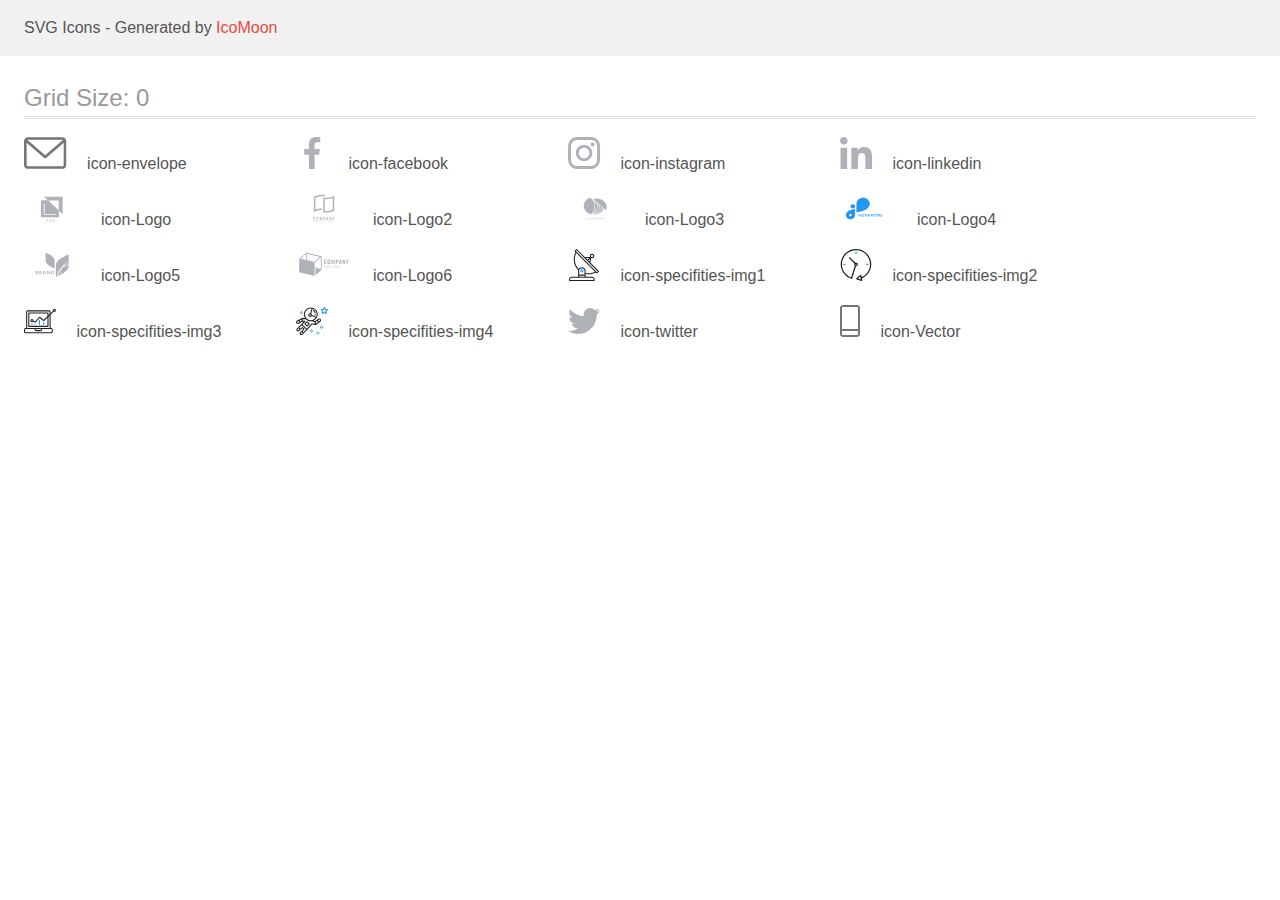
<file: images/icomoon/demo.html>
<!doctype html>
<html>
<head>
    <title>IcoMoon - SVG Icons</title>
    <meta charset="utf-8">
    <meta name="viewport" content="width=device-width, initial-scale=1">
    <link rel="stylesheet" href="demo-files/demo.css">
    <link rel="stylesheet" href="style.css">
</head>
<body>
<svg aria-hidden="true" style="position: absolute; width: 0; height: 0; overflow: hidden;" version="1.1" xmlns="http://www.w3.org/2000/svg" xmlns:xlink="http://www.w3.org/1999/xlink">
<defs>
<symbol id="icon-envelope" viewBox="0 0 43 32">
<path fill="#757575" style="fill: var(--color1, #757575)" d="M38.667 0h-34.667c-2.205 0-4 1.795-4 4v24c0 2.205 1.795 4 4 4h34.667c2.205 0 4-1.795 4-4v-24c0-2.205-1.795-4-4-4zM38.667 2.667c0.181 0 0.355 0.037 0.512 0.104l-17.845 15.467-17.845-15.467c0.151-0.065 0.327-0.104 0.512-0.104h34.667zM38.667 29.333h-34.667c-0.736 0-1.333-0.597-1.333-1.333v0-22.413l17.792 15.421c0.233 0.203 0.539 0.327 0.875 0.327s0.642-0.124 0.876-0.328l-0.002 0.001 17.792-15.421v22.413c0 0.736-0.597 1.333-1.333 1.333v0z"></path>
</symbol>
<symbol id="icon-facebook" viewBox="0 0 32 32">
<path fill="#afb1b8" style="fill: var(--color2, #afb1b8)" d="M21.328 5.312h2.923v-5.088c-1.232-0.143-2.66-0.224-4.108-0.224-0.052 0-0.104 0-0.156 0l0.008-0c-4.213 0-7.099 2.65-7.099 7.52v4.48h-4.646v5.688h4.646v14.312h5.699v-14.31h4.459l0.707-5.688h-5.168v-3.922c0-1.643 0.443-2.768 2.734-2.768z"></path>
</symbol>
<symbol id="icon-instagram" viewBox="0 0 32 32">
<path fill="#afb1b8" style="fill: var(--color2, #afb1b8)" d="M31.968 9.408c-0.074-1.701-0.349-2.869-0.742-3.882-0.424-1.111-1.054-2.059-1.85-2.837l-0.001-0.001c-0.78-0.792-1.724-1.419-2.778-1.827l-0.054-0.018c-1.019-0.394-2.181-0.667-3.882-0.742-1.712-0.082-2.256-0.101-6.602-0.101-4.344 0-4.888 0.019-6.595 0.094-1.699 0.074-2.869 0.349-3.88 0.742-1.112 0.424-2.060 1.054-2.839 1.85l-0.001 0.001c-0.791 0.78-1.418 1.724-1.825 2.778l-0.018 0.054c-0.395 1.019-0.669 2.181-0.744 3.882-0.082 1.712-0.101 2.256-0.101 6.602 0 4.344 0.019 4.888 0.094 6.595 0.075 1.701 0.35 2.869 0.744 3.882 0.426 1.11 1.055 2.057 1.849 2.837l0.001 0.001c0.8 0.813 1.77 1.443 2.832 1.843 1.019 0.395 2.182 0.67 3.882 0.744 1.707 0.075 2.251 0.094 6.595 0.094 4.346 0 4.89-0.019 6.595-0.094 1.701-0.074 2.869-0.349 3.882-0.742 2.157-0.85 3.833-2.526 4.664-4.628l0.019-0.055c0.394-1.019 0.669-2.182 0.744-3.882 0.075-1.707 0.093-2.251 0.093-6.595s-0.006-4.888-0.080-6.595zM29.088 22.474c-0.070 1.563-0.333 2.406-0.55 2.97-0.552 1.399-1.64 2.486-3.004 3.024l-0.036 0.012c-0.56 0.219-1.411 0.482-2.968 0.55-1.688 0.075-2.194 0.094-6.464 0.094-4.269 0-4.782-0.019-6.464-0.094-1.563-0.069-2.406-0.331-2.97-0.55-0.721-0.269-1.334-0.676-1.836-1.192l-0.001-0.001c-0.517-0.503-0.924-1.117-1.184-1.803l-0.011-0.034c-0.218-0.563-0.48-1.413-0.549-2.97-0.075-1.688-0.094-2.195-0.094-6.464 0-4.27 0.019-4.784 0.094-6.464 0.069-1.563 0.331-2.406 0.549-2.97 0.269-0.722 0.678-1.337 1.198-1.837l0.002-0.002c0.504-0.517 1.119-0.923 1.806-1.182l0.034-0.011c0.56-0.219 1.411-0.48 2.968-0.55 1.688-0.074 2.195-0.093 6.464-0.093 4.275 0 4.782 0.019 6.464 0.093 1.563 0.069 2.406 0.331 2.97 0.55 0.693 0.256 1.325 0.662 1.837 1.194 0.531 0.52 0.938 1.144 1.195 1.84 0.218 0.56 0.48 1.411 0.549 2.968 0.075 1.688 0.094 2.194 0.094 6.464 0 4.269-0.019 4.768-0.094 6.458z"></path>
<path fill="#afb1b8" style="fill: var(--color2, #afb1b8)" d="M16.059 7.782c-4.539 0.002-8.218 3.682-8.219 8.221v0c0.091 4.471 3.737 8.060 8.221 8.060s8.13-3.589 8.221-8.052l0-0.009c-0.001-4.54-3.681-8.22-8.221-8.221h-0zM16.059 21.334c-2.945-0-5.332-2.388-5.332-5.333s2.388-5.333 5.333-5.333c0 0 0.001 0 0.001 0h-0c2.946 0 5.334 2.388 5.334 5.334s-2.388 5.334-5.334 5.334v0zM26.525 7.458c0 1.060-0.86 1.92-1.92 1.92s-1.92-0.86-1.92-1.92v0c0-1.060 0.86-1.92 1.92-1.92s1.92 0.86 1.92 1.92v0z"></path>
</symbol>
<symbol id="icon-linkedin" viewBox="0 0 32 32">
<path fill="#afb1b8" style="fill: var(--color2, #afb1b8)" d="M31.992 32h0.008v-11.738c0-5.741-1.237-10.163-7.947-10.163-3.227 0-5.392 1.77-6.277 3.45h-0.093v-2.914h-6.365v21.363h6.627v-10.578c0-2.786 0.528-5.48 3.978-5.48 3.398 0 3.448 3.179 3.448 5.658v10.402h6.621zM0.528 10.635h6.635v21.365h-6.635v-21.365zM3.843 0c-2.123 0-3.843 1.721-3.843 3.843v0c0 2.12 1.722 3.878 3.843 3.878 2.12 0 3.842-1.757 3.842-3.878s-1.72-3.841-3.841-3.843h-0z"></path>
</symbol>
<symbol id="icon-Logo" viewBox="0 0 57 32">
<path fill="#afb1b8" style="fill: var(--color2, #afb1b8)" d="M20.267 3.733l3.738 3.538-6.938-0.004v17.167h18.133v-6.564l3.733 3.534v-17.671h-18.667zM35.036 17.455l-10.597-10.032h10.597v10.032zM31.746 21.923h-11.81v-11.545h0.835v10.763h10.975v0.781zM22.725 26.72l-0.436 0.899-0.436-0.899h-0.366l0.637 1.198v0.698h0.331v-0.698l0.635-1.198h-0.364zM23.274 28.616l0.154-0.442h0.734l0.155 0.442h0.344l-0.717-1.896h-0.296l-0.716 1.896h0.342zM23.794 27.123l0.275 0.786h-0.549l0.275-0.787zM25.531 27.863c-0.045 0.067-0.071 0.149-0.071 0.238 0 0.001 0 0.002 0 0.003v-0c0 0.16 0.056 0.29 0.168 0.389s0.263 0.149 0.45 0.149c0.188 0 0.349-0.051 0.485-0.153l0.107 0.126h0.367l-0.278-0.33c0.109-0.149 0.164-0.341 0.164-0.574h-0.275c0 0.128-0.027 0.244-0.079 0.348l-0.366-0.432 0.129-0.094c0.078-0.053 0.144-0.119 0.195-0.195l0.002-0.003c0.038-0.061 0.060-0.136 0.060-0.216 0-0.001 0-0.002 0-0.003v0c0-0.002 0-0.005 0-0.007 0-0.117-0.051-0.221-0.132-0.293l-0-0c-0.084-0.076-0.197-0.123-0.32-0.123-0.007 0-0.013 0-0.020 0l0.001-0c-0.153 0-0.274 0.044-0.364 0.13s-0.135 0.203-0.135 0.352c0 0.061 0.014 0.123 0.043 0.189 0.030 0.065 0.082 0.144 0.155 0.237-0.14 0.101-0.235 0.188-0.282 0.261zM26.387 28.283c-0.081 0.066-0.185 0.106-0.299 0.107h-0c-0.005 0-0.010 0-0.015 0-0.082 0-0.156-0.031-0.212-0.083l0 0c-0.052-0.052-0.085-0.123-0.085-0.203 0-0.004 0-0.007 0-0.011l-0 0.001c0-0.101 0.052-0.192 0.156-0.271l0.041-0.029 0.414 0.489zM26.047 27.443c-0.090-0.11-0.134-0.202-0.134-0.275 0-0.063 0.019-0.116 0.055-0.157 0.034-0.039 0.084-0.063 0.139-0.063 0.003 0 0.005 0 0.008 0h-0c0.002-0 0.004-0 0.007-0 0.052 0 0.1 0.020 0.135 0.054l-0-0c0.037 0.035 0.056 0.077 0.056 0.126 0 0.002 0 0.005 0 0.007 0 0.071-0.031 0.134-0.080 0.177l-0 0-0.041 0.032-0.145 0.099zM29.133 28.473c0.13-0.114 0.205-0.272 0.224-0.474h-0.328c-0.018 0.135-0.059 0.232-0.124 0.29s-0.163 0.087-0.292 0.087c-0.141 0-0.249-0.054-0.323-0.162s-0.11-0.264-0.11-0.469v-0.167c0.002-0.203 0.041-0.355 0.117-0.46 0.077-0.105 0.188-0.157 0.331-0.157 0.123 0 0.217 0.030 0.28 0.091s0.104 0.158 0.12 0.294h0.328c-0.021-0.207-0.095-0.368-0.222-0.482s-0.296-0.171-0.506-0.171c-0.155 0-0.292 0.037-0.411 0.111-0.119 0.076-0.213 0.183-0.27 0.31l-0.002 0.005c-0.060 0.133-0.096 0.288-0.096 0.451 0 0.008 0 0.016 0 0.023l-0-0.001v0.177c0.003 0.174 0.035 0.327 0.098 0.46s0.151 0.234 0.266 0.306c0.116 0.071 0.249 0.107 0.4 0.107 0.216 0 0.389-0.056 0.519-0.169zM31.069 28.207c0.064-0.141 0.097-0.304 0.097-0.49v-0.105c0-0.006 0-0.013 0-0.020 0-0.169-0.036-0.329-0.102-0.473l0.003 0.007c-0.060-0.134-0.156-0.243-0.274-0.318l-0.003-0.002c-0.119-0.075-0.256-0.112-0.411-0.112s-0.291 0.037-0.411 0.113c-0.119 0.075-0.211 0.182-0.277 0.324-0.062 0.137-0.098 0.297-0.098 0.466 0 0.008 0 0.016 0 0.025l-0-0.001v0.107c0.001 0.181 0.034 0.341 0.099 0.48 0.066 0.139 0.159 0.246 0.279 0.322 0.121 0.075 0.258 0.112 0.411 0.112 0.156 0 0.293-0.037 0.412-0.112 0.119-0.076 0.212-0.183 0.276-0.323zM30.716 27.135c0.080 0.112 0.119 0.274 0.119 0.484v0.099c0 0.213-0.039 0.376-0.118 0.487-0.078 0.111-0.19 0.167-0.336 0.167-0.004 0-0.009 0-0.014 0-0.134 0-0.253-0.067-0.324-0.17l-0.001-0.001c-0.081-0.114-0.121-0.275-0.121-0.483v-0.109c0.002-0.204 0.043-0.362 0.122-0.473 0.071-0.102 0.188-0.168 0.321-0.168 0.005 0 0.010 0 0.014 0l-0.001-0c0.146 0 0.259 0.056 0.338 0.168z"></path>
</symbol>
<symbol id="icon-Logo2" viewBox="0 0 57 32">
<path fill="#afb1b8" style="fill: var(--color2, #afb1b8)" d="M26.727 3.165h-0.073c-0.112-0.007-0.224-0.010-0.336-0.012h-0.243c-0.212 0-0.428 0.005-0.642 0.016-0.007-0.001-0.016-0.001-0.024-0.001s-0.017 0-0.025 0.001l0.001-0c-2.059 0.12-3.971 0.635-5.699 1.47l0.090-0.039-0.23 0.111v11.809l0.54-0.183c0.474-0.163 0.978-0.309 1.5-0.445 1.29-0.345 2.775-0.553 4.305-0.573l0.012-0v1.551c-0.193 0.001-0.38 0.006-0.568 0.016h-0.045c-1.212 0.068-2.348 0.25-3.442 0.537l0.12-0.027c-1.503 0.382-2.82 0.91-4.044 1.586l0.087-0.044v-15.145c1.195-0.711 2.578-1.29 4.042-1.665l0.11-0.024c1.173-0.315 2.52-0.499 3.909-0.505h0.231c0.273 0.007 0.539 0.019 0.788 0.038 0.658 0.046 1.31 0.15 1.949 0.311v1.527c-0.544-0.133-1.189-0.234-1.849-0.282l-0.039-0.002-0.039-0.003c-0.132-0.011-0.263-0.022-0.386-0.022zM29.415 4.726c0.339 0.026 0.69 0.038 1.044 0.038 1.464-0.006 2.881-0.198 4.231-0.554l-0.117 0.026c1.502-0.383 2.819-0.912 4.043-1.587l-0.087 0.044v14.875c-1.195 0.71-2.578 1.289-4.042 1.665l-0.11 0.024c-1.173 0.314-2.52 0.498-3.91 0.503h-0.004c-0.029 0-0.062 0-0.096 0-1.020 0-2.010-0.128-2.955-0.368l0.083 0.018v-14.972c0.229 0.053 0.466 0.102 0.706 0.142 0.394 0.067 0.81 0.115 1.214 0.145zM36.985 4.842l-0.54 0.181c-0.496 0.167-0.997 0.316-1.5 0.449-1.344 0.36-2.888 0.569-4.48 0.575h-0.004c-0.352 0-0.676-0.010-0.989-0.030l-0.43-0.028v12.148l0.37 0.032c0.342 0.030 0.696 0.045 1.052 0.045 1.257-0.006 2.473-0.172 3.631-0.48l-0.1 0.023c1.059-0.269 1.977-0.608 2.848-1.031l-0.088 0.039 0.23-0.111v-11.812z"></path>
<path fill="#afb1b8" style="fill: var(--color2, #afb1b8)" d="M19.060 24.113c-0.145-0.15-0.348-0.243-0.572-0.243-0.010 0-0.020 0-0.030 0.001l0.001-0c-0.004-0-0.008-0-0.012-0-0.121 0-0.236 0.024-0.34 0.067l0.006-0.002c-0.205 0.082-0.364 0.243-0.442 0.444l-0.002 0.005c-0.043 0.107-0.063 0.22-0.062 0.335v2.023c-0.005 0.142 0.022 0.284 0.079 0.415 0.048 0.104 0.117 0.196 0.203 0.271 0.081 0.068 0.175 0.117 0.277 0.144 0.099 0.027 0.201 0.042 0.302 0.042 0.113 0.001 0.224-0.023 0.326-0.070 0.304-0.135 0.512-0.434 0.512-0.781v-0.226h-0.53v0.18c0 0.004 0 0.008 0 0.012 0 0.060-0.011 0.118-0.032 0.171l0.001-0.003c-0.018 0.045-0.044 0.083-0.077 0.114l-0 0c-0.061 0.047-0.137 0.076-0.221 0.077h-0c-0.009 0.001-0.020 0.002-0.031 0.002-0.089 0-0.168-0.043-0.216-0.11l-0.001-0.001c-0.044-0.071-0.071-0.158-0.071-0.251 0-0.007 0-0.014 0-0.021l-0 0.001v-1.887c-0.003-0.105 0.019-0.208 0.065-0.302 0.049-0.075 0.132-0.124 0.227-0.124 0.011 0 0.022 0.001 0.033 0.002l-0.001-0c0.003-0 0.006-0 0.010-0 0.092 0 0.174 0.045 0.226 0.114l0.001 0.001c0.055 0.071 0.088 0.162 0.088 0.26 0 0.004-0 0.008-0 0.012v-0.001 0.175h0.524v-0.206c0-0.003 0-0.006 0-0.009 0-0.124-0.024-0.243-0.067-0.352l0.002 0.006c-0.041-0.111-0.102-0.205-0.177-0.285l0 0zM22.202 24.091c-0.161-0.137-0.371-0.221-0.601-0.223h-0c-0.108 0-0.215 0.020-0.316 0.057-0.218 0.078-0.391 0.239-0.483 0.443l-0.002 0.005c-0.053 0.123-0.080 0.257-0.077 0.392v1.94c-0.004 0.137 0.023 0.272 0.077 0.397 0.048 0.105 0.117 0.197 0.205 0.271 0.081 0.075 0.176 0.133 0.279 0.171 0.101 0.037 0.208 0.057 0.316 0.057 0.231-0.001 0.442-0.087 0.603-0.229l-0.001 0.001c0.084-0.076 0.152-0.168 0.199-0.271 0.054-0.125 0.081-0.261 0.077-0.397v-1.941c0-0.005 0-0.011 0-0.017 0-0.135-0.029-0.264-0.080-0.381l0.002 0.006c-0.049-0.111-0.117-0.205-0.199-0.283l-0-0zM21.955 26.706c0.001 0.009 0.001 0.019 0.001 0.030 0 0.099-0.041 0.188-0.106 0.251l-0 0c-0.067 0.056-0.154 0.091-0.249 0.091s-0.182-0.034-0.25-0.091l0.001 0c-0.066-0.063-0.106-0.152-0.106-0.25 0-0.011 0-0.022 0.002-0.032l-0 0.001v-1.941c-0.001-0.009-0.001-0.019-0.001-0.030 0-0.098 0.041-0.187 0.106-0.25l0-0c0.067-0.056 0.154-0.091 0.249-0.091s0.182 0.034 0.25 0.091l-0.001-0c0.066 0.063 0.106 0.152 0.106 0.25 0 0.011-0 0.021-0.001 0.032l0-0.001v1.941zM26.329 27.573v-3.675h-0.508l-0.668 1.945h-0.009l-0.674-1.945h-0.503v3.674h0.525v-2.235h0.010l0.514 1.58h0.262l0.518-1.58h0.010v2.235h0.525zM29.311 24.157c-0.081-0.091-0.183-0.16-0.297-0.201-0.108-0.036-0.232-0.057-0.361-0.057-0.007 0-0.014 0-0.021 0h-0.779v3.675h0.524v-1.435h0.269c0.164 0.007 0.326-0.027 0.473-0.1 0.12-0.068 0.217-0.163 0.286-0.278l0.002-0.003c0.060-0.098 0.101-0.206 0.12-0.32 0.018-0.116 0.028-0.249 0.028-0.385 0-0.012-0-0.023-0-0.035l0 0.002c0.005-0.176-0.012-0.353-0.051-0.525-0.037-0.132-0.104-0.246-0.193-0.338l0 0zM29.041 25.277c-0.002 0.070-0.020 0.136-0.050 0.194l0.001-0.003c-0.030 0.056-0.077 0.101-0.133 0.128l-0.002 0.001c-0.065 0.030-0.14 0.047-0.22 0.047-0.010 0-0.019-0-0.028-0.001l0.001 0h-0.239v-1.249h0.27c0.008-0 0.016-0.001 0.025-0.001 0.077 0 0.149 0.017 0.214 0.048l-0.003-0.001c0.054 0.031 0.096 0.078 0.122 0.134l0.001 0.002c0.029 0.065 0.044 0.134 0.046 0.205v0.244c0 0.085 0.005 0.174 0 0.252h-0.005zM31.791 23.899h-0.429l-0.81 3.675h0.524l0.154-0.789h0.714l0.154 0.789h0.523l-0.829-3.675zM31.308 26.283l0.258-1.332h0.010l0.256 1.332h-0.523zM35.173 26.112h-0.010l-0.79-2.213h-0.503v3.675h0.523v-2.21h0.011l0.8 2.209h0.493v-3.674h-0.523v2.213zM38.372 23.899l-0.421 1.461h-0.011l-0.421-1.461h-0.554l0.719 2.122v1.553h0.524v-1.553l0.719-2.121h-0.555zM17.6 28.611h0.252v0.708h0.171v-0.708h0.251v-0.145h-0.674v0.146zM19.721 28.465l-0.331 0.853h0.182l0.070-0.194h0.34l0.073 0.194h0.187l-0.339-0.853h-0.182zM19.694 28.981l0.116-0.316 0.116 0.316h-0.232zM21.818 29.004h0.197v0.11c-0.055 0.044-0.126 0.072-0.203 0.072h-0c-0.004 0-0.008 0-0.012 0-0.068 0-0.129-0.032-0.169-0.081l-0-0c-0.040-0.057-0.063-0.127-0.063-0.203 0-0.007 0-0.013 0.001-0.020l-0 0.001c0-0.19 0.082-0.285 0.245-0.285 0.006-0.001 0.012-0.001 0.018-0.001 0.084 0 0.155 0.058 0.174 0.136l0 0.001 0.169-0.033c-0.036-0.166-0.156-0.251-0.362-0.251-0.003-0-0.007-0-0.011-0-0.11 0-0.211 0.042-0.287 0.11l0-0c-0.076 0.075-0.124 0.18-0.124 0.296 0 0.011 0 0.022 0.001 0.033l-0-0.001c-0 0.006-0 0.013-0 0.020 0 0.115 0.041 0.22 0.11 0.301l-0.001-0.001c0.075 0.078 0.181 0.126 0.297 0.126 0.009 0 0.018-0 0.027-0.001l-0.001 0c0.004 0 0.009 0 0.014 0 0.134 0 0.257-0.052 0.348-0.137l-0 0v-0.336h-0.37v0.144zM23.959 28.465h-0.173v0.853h0.597v-0.145h-0.425v-0.708zM25.77 28.465h-0.173v0.853h0.173v-0.853zM27.539 29.035l-0.349-0.57h-0.167v0.853h0.16v-0.557l0.343 0.557h0.172v-0.853h-0.158v0.57zM29.14 28.942h0.425v-0.145h-0.425v-0.187h0.457v-0.146h-0.63v0.853h0.647v-0.145h-0.475v-0.231zM33.020 28.802h-0.336v-0.336h-0.171v0.853h0.171v-0.373h0.336v0.373h0.172v-0.853h-0.172v0.337zM34.629 28.942h0.427v-0.145h-0.427v-0.187h0.459v-0.146h-0.629v0.853h0.646v-0.145h-0.475v-0.231zM36.812 28.943c0.149-0.023 0.224-0.102 0.224-0.237 0.001-0.007 0.001-0.015 0.001-0.024 0-0.068-0.033-0.128-0.085-0.166l-0.001-0c-0.063-0.032-0.137-0.051-0.216-0.051-0.012 0-0.023 0-0.035 0.001l0.002-0h-0.362v0.853h0.172v-0.357h0.034c0.004-0 0.009-0 0.014-0 0.034 0 0.066 0.007 0.094 0.020l-0.001-0.001c0.025 0.015 0.046 0.037 0.061 0.062l0.186 0.271h0.205l-0.104-0.166c-0.047-0.083-0.111-0.152-0.187-0.203l-0.002-0.001zM36.639 28.825h-0.126v-0.214h0.135c0.011-0.001 0.023-0.001 0.036-0.001 0.049 0 0.097 0.008 0.141 0.023l-0.003-0.001c0.023 0.021 0.037 0.050 0.037 0.083 0 0.037-0.018 0.069-0.045 0.090l-0 0c-0.043 0.014-0.092 0.021-0.142 0.021-0.011 0-0.022-0-0.033-0.001l0.002 0zM38.459 28.942h0.425v-0.145h-0.425v-0.187h0.459v-0.146h-0.631v0.853h0.647v-0.145h-0.475v-0.231z"></path>
</symbol>
<symbol id="icon-Logo3" viewBox="0 0 57 32">
<path fill="#afb1b8" style="fill: var(--color2, #afb1b8)" d="M19.417 26.187c0.009 0 0.017 0.002 0.025 0.005s0.015 0.007 0.021 0.013l-0-0 0.116 0.111c-0.091 0.090-0.202 0.162-0.327 0.211-0.129 0.048-0.278 0.076-0.434 0.076-0.011 0-0.021-0-0.032-0l0.002 0c-0.149 0.003-0.298-0.021-0.436-0.071-0.128-0.046-0.237-0.114-0.33-0.2l0.001 0.001c-0.090-0.085-0.161-0.188-0.21-0.302l-0.002-0.006c-0.047-0.114-0.075-0.246-0.075-0.385 0-0.004 0-0.008 0-0.012v0.001c-0-0.006-0-0.013-0-0.020 0-0.272 0.118-0.516 0.305-0.684l0.001-0.001c0.099-0.087 0.218-0.155 0.349-0.201 0.143-0.048 0.296-0.072 0.45-0.070 0.008-0 0.018-0 0.028-0 0.139 0 0.273 0.024 0.398 0.067l-0.009-0.003c0.115 0.044 0.221 0.104 0.313 0.179l-0.098 0.118c-0.007 0.008-0.015 0.015-0.024 0.021l-0 0c-0.010 0.006-0.021 0.009-0.034 0.009-0.002 0-0.004-0-0.006-0l0 0c-0.016-0.001-0.030-0.005-0.043-0.012l0 0-0.052-0.032-0.073-0.041c-0.066-0.032-0.144-0.057-0.225-0.070l-0.005-0.001c-0.048-0.008-0.104-0.013-0.161-0.013-0.004 0-0.009 0-0.013 0h0.001c-0.003-0-0.007-0-0.011-0-0.112 0-0.219 0.020-0.319 0.055l0.007-0.002c-0.098 0.034-0.182 0.085-0.254 0.15l0.001-0.001c-0.073 0.068-0.128 0.149-0.164 0.237-0.038 0.089-0.059 0.193-0.059 0.302 0 0.004 0 0.008 0 0.011v-0.001c-0 0.004-0 0.008-0 0.013 0 0.11 0.022 0.215 0.061 0.311l-0.002-0.005c0.036 0.087 0.091 0.167 0.162 0.236 0.067 0.064 0.149 0.115 0.242 0.147 0.095 0.034 0.196 0.051 0.299 0.051 0.059 0.001 0.119-0.003 0.178-0.010 0.148-0.015 0.28-0.074 0.385-0.164l-0.001 0.001c0.015-0.012 0.034-0.020 0.055-0.020h0zM22.775 25.629c0 0.003 0 0.008 0 0.012 0 0.138-0.029 0.269-0.081 0.387l0.002-0.006c-0.052 0.12-0.126 0.222-0.218 0.304l-0.001 0.001c-0.097 0.086-0.211 0.154-0.337 0.198l-0.007 0.002c-0.132 0.045-0.284 0.071-0.442 0.071s-0.31-0.026-0.452-0.074l0.010 0.003c-0.132-0.047-0.245-0.115-0.342-0.202l0.001 0.001c-0.093-0.084-0.168-0.187-0.219-0.303l-0.002-0.006c-0.050-0.116-0.078-0.251-0.078-0.393s0.029-0.277 0.081-0.4l-0.003 0.007c0.050-0.115 0.125-0.22 0.221-0.309 0.097-0.085 0.213-0.15 0.341-0.194 0.132-0.046 0.284-0.072 0.442-0.072s0.31 0.026 0.452 0.075l-0.010-0.003c0.129 0.045 0.246 0.114 0.343 0.201 0.096 0.088 0.171 0.192 0.22 0.305 0.054 0.127 0.081 0.261 0.078 0.396zM22.47 25.629c0-0.005 0-0.011 0-0.017 0-0.108-0.020-0.211-0.058-0.305l0.002 0.006c-0.071-0.182-0.216-0.322-0.396-0.384l-0.005-0.001c-0.096-0.033-0.206-0.052-0.321-0.052s-0.225 0.019-0.329 0.054l0.007-0.002c-0.096 0.034-0.178 0.085-0.246 0.15l0-0c-0.068 0.064-0.122 0.143-0.156 0.232l-0.001 0.004c-0.035 0.094-0.055 0.202-0.055 0.316s0.020 0.222 0.058 0.322l-0.002-0.006c0.071 0.182 0.217 0.322 0.399 0.383l0.005 0.001c0.207 0.068 0.435 0.068 0.643 0 0.093-0.033 0.177-0.083 0.245-0.148 0.070-0.069 0.123-0.149 0.156-0.236 0.039-0.101 0.058-0.209 0.055-0.316zM25.067 25.96l0.031 0.070c0.011-0.025 0.021-0.048 0.033-0.070 0.013-0.027 0.026-0.050 0.039-0.072l-0.002 0.003 0.743-1.174c0.015-0.020 0.028-0.033 0.043-0.037s0.033-0.007 0.051-0.007c0.003 0 0.007 0 0.010 0l-0-0h0.22v1.909h-0.26v-1.463c-0.001-0.010-0.001-0.021-0.001-0.033s0-0.023 0.001-0.035l-0 0.002-0.748 1.19c-0.010 0.018-0.025 0.033-0.043 0.043l-0.001 0c-0.018 0.010-0.040 0.016-0.063 0.016-0 0-0.001 0-0.001 0h-0.042c-0 0-0.001 0-0.002 0-0.023 0-0.044-0.006-0.063-0.016l0.001 0c-0.018-0.010-0.033-0.025-0.043-0.043l-0-0.001-0.77-1.198v1.532h-0.251v-1.905h0.219c0.003-0 0.007-0 0.010-0 0.018 0 0.036 0.002 0.052 0.007l-0.001-0c0.018 0.008 0.032 0.021 0.041 0.037l0.759 1.175c0.014 0.020 0.026 0.042 0.037 0.066l0.001 0.003zM27.863 25.865v0.715h-0.29v-1.906h0.649c0.123-0.002 0.244 0.012 0.362 0.042 0.094 0.023 0.181 0.064 0.256 0.119 0.062 0.049 0.111 0.112 0.144 0.184l0.001 0.003c0.035 0.078 0.051 0.161 0.050 0.244 0 0.003 0 0.008 0 0.012 0 0.172-0.082 0.325-0.209 0.422l-0.001 0.001c-0.075 0.057-0.163 0.1-0.258 0.126-0.098 0.028-0.211 0.044-0.327 0.044-0.008 0-0.016-0-0.024-0l-0.351-0.005zM27.863 25.66h0.352c0.076 0.001 0.153-0.009 0.226-0.029 0.062-0.018 0.116-0.046 0.164-0.083l-0.001 0.001c0.082-0.068 0.133-0.169 0.133-0.282 0-0.002 0-0.003-0-0.005v0c0-0.006 0.001-0.013 0.001-0.021 0-0.049-0.011-0.095-0.030-0.137l0.001 0.002c-0.024-0.052-0.059-0.095-0.101-0.13l-0.001-0.001c-0.097-0.065-0.217-0.104-0.345-0.104-0.016 0-0.032 0.001-0.048 0.002l0.002-0h-0.352v0.786zM31.772 26.582h-0.229c-0.001 0-0.003 0-0.004 0-0.022 0-0.043-0.007-0.060-0.018l0 0c-0.016-0.011-0.029-0.026-0.038-0.044l-0-0.001-0.197-0.461h-0.994l-0.205 0.461c-0.018 0.037-0.055 0.062-0.099 0.062-0.001 0-0.002 0-0.003-0h-0.23l0.873-1.909h0.302l0.884 1.909zM30.332 25.874h0.82l-0.346-0.777c-0.027-0.059-0.048-0.118-0.066-0.179l-0.034 0.1c-0.010 0.030-0.021 0.059-0.032 0.081l-0.343 0.775zM33.029 24.683c0.017 0.008 0.032 0.020 0.043 0.034l1.273 1.439v-1.482h0.26v1.909h-0.145c-0.001 0-0.002 0-0.003 0-0.020 0-0.040-0.004-0.057-0.012l0.001 0c-0.018-0.009-0.034-0.021-0.047-0.035l-0-0-1.27-1.438c0.001 0.010 0.001 0.021 0.001 0.033s-0 0.023-0.001 0.034l0-0.002v1.419h-0.26v-1.909h0.154c0.018 0 0.036 0.003 0.052 0.009zM36.748 25.823v0.758h-0.291v-0.757l-0.804-1.15h0.26c0.002-0 0.004-0 0.006-0 0.021 0 0.040 0.006 0.056 0.016l-0-0c0.016 0.013 0.029 0.027 0.039 0.043l0.503 0.742c0.020 0.032 0.038 0.061 0.052 0.089s0.027 0.054 0.037 0.081l0.037-0.082c0.014-0.030 0.031-0.059 0.050-0.087l0.496-0.747c0.011-0.015 0.023-0.029 0.037-0.040l0-0c0.016-0.012 0.036-0.019 0.057-0.019 0.002 0 0.004 0 0.006 0h0.263l-0.805 1.155zM24.923 21.47c0.126 0.014 0.254 0.025 0.384 0.035 1.962-0.763 3.622-2.011 4.772-3.588s1.739-3.415 1.694-5.282l-2.162-1.878c0.439 1.988 0.234 4.043-0.594 5.935s-2.245 3.547-4.094 4.779z"></path>
<path fill="#afb1b8" style="fill: var(--color2, #afb1b8)" d="M24.151 21.382l0.058 0.011c1.975-1.228 3.481-2.942 4.323-4.922s0.981-4.133 0.4-6.181l-3.080-2.676c1.245 2.199 1.747 4.661 1.445 7.099-0.301 2.437-1.392 4.75-3.147 6.669zM34.596 14.841c-0.523 2.052-1.794 3.902-3.623 5.276-0.5 0.38-1.064 0.737-1.658 1.043l-0.065 0.030c1.49-0.38 2.859-1.053 4.003-1.966s2.030-2.042 2.592-3.3l-1.249-1.084z"></path>
<path fill="#afb1b8" style="fill: var(--color2, #afb1b8)" d="M34.106 14.539l-1.778-1.545c-0.034 1.762-0.611 3.483-1.669 4.986s-2.562 2.732-4.352 3.559h0.009c0.399 0 0.797-0.021 1.194-0.062 1.673-0.594 3.151-1.538 4.302-2.748s1.94-2.65 2.295-4.189zM24.409 6.485l-2.122-1.845c-1.897 0.637-3.527 1.756-4.68 3.212s-1.772 3.179-1.778 4.946c0.007 1.952 0.763 3.846 2.149 5.383 1.385 1.536 3.321 2.628 5.501 3.101 1.946-2.060 3.085-4.605 3.252-7.266s-0.647-5.299-2.323-7.531zM39.008 14.254c-0.007-2.316-1.070-4.535-2.955-6.173s-4.439-2.561-7.105-2.567c-0.006 0-0.014-0-0.021-0-1.281 0-2.512 0.213-3.66 0.606l0.079-0.024 12.989 11.286c0.423-0.919 0.671-1.995 0.672-3.128v-0z"></path>
</symbol>
<symbol id="icon-Logo4" viewBox="0 0 57 32">
<path fill="#2196f3" style="fill: var(--color3, #2196f3)" d="M12.878 11.255h-0.002c-1.279 0-2.316 0.921-2.316 2.058v0.002c0 1.137 1.037 2.058 2.316 2.058h0.002c1.279 0 2.316-0.922 2.316-2.058v-0.001c0-1.137-1.037-2.059-2.316-2.059zM29.971 10.597c-0.004-1.579-0.711-3.092-1.967-4.209s-2.958-1.745-4.734-1.749c-1.777 0.003-3.481 0.631-4.737 1.748s-1.964 2.63-1.968 4.209v8.706s13.405-1.327 13.406-8.704v-0.002zM5.867 22.16c0.003 1.099 0.496 2.151 1.37 2.928s2.058 1.214 3.294 1.218c1.236-0.003 2.42-0.441 3.294-1.218s1.366-1.829 1.37-2.927v-6.058s-9.327 0.924-9.327 6.057zM10.53 23.245c-0.242 0-0.477-0.063-0.678-0.183-0.195-0.115-0.35-0.281-0.447-0.48l-0.003-0.007c-0.059-0.121-0.093-0.264-0.093-0.415 0-0.075 0.009-0.148 0.025-0.219l-0.001 0.007c0.047-0.211 0.163-0.404 0.334-0.556s0.388-0.255 0.625-0.297c0.072-0.013 0.154-0.021 0.239-0.021 0.168 0 0.328 0.030 0.476 0.085l-0.009-0.003c0.223 0.082 0.414 0.221 0.548 0.4s0.206 0.388 0.206 0.603c0.001 0.143-0.030 0.285-0.092 0.417-0.066 0.139-0.155 0.256-0.263 0.352l-0.001 0.001c-0.113 0.101-0.248 0.181-0.397 0.236-0.139 0.053-0.3 0.083-0.467 0.083-0 0-0.001 0-0.001 0h0v-0.004zM19.956 22.647h-0.9v0.93h-0.469v-2.276h1.482v0.38h-1.013v0.588h0.9v0.378zM22.209 22.491c0 0.224-0.039 0.42-0.118 0.589s-0.193 0.299-0.341 0.391c-0.139 0.086-0.308 0.138-0.489 0.138-0.006 0-0.012-0-0.018-0h0.001c-0.189 0-0.357-0.045-0.505-0.136-0.149-0.094-0.267-0.226-0.341-0.382l-0.002-0.006c-0.078-0.165-0.123-0.358-0.123-0.561 0-0.007 0-0.014 0-0.021v0.001-0.112c0-0.224 0.040-0.421 0.12-0.591 0.081-0.171 0.195-0.302 0.342-0.392 0.148-0.092 0.316-0.138 0.506-0.138s0.357 0.046 0.505 0.138c0.148 0.091 0.262 0.221 0.342 0.392 0.081 0.17 0.122 0.366 0.122 0.589v0.101zM21.734 22.388c0-0.238-0.043-0.42-0.128-0.544-0.076-0.113-0.203-0.186-0.348-0.186-0.006 0-0.013 0-0.019 0l0.001-0c-0.005-0-0.012-0-0.018-0-0.144 0-0.271 0.073-0.346 0.183l-0.001 0.001c-0.085 0.122-0.129 0.301-0.13 0.538v0.111c0 0.232 0.043 0.412 0.128 0.54s0.208 0.192 0.369 0.192c0.006 0 0.012 0 0.018 0 0.143 0 0.269-0.073 0.343-0.183l0.001-0.001c0.084-0.124 0.127-0.304 0.128-0.541v-0.111zM23.729 22.98c0-0.004 0-0.009 0-0.013 0-0.077-0.037-0.145-0.093-0.189l-0.001-0c-0.062-0.048-0.175-0.098-0.338-0.15-0.15-0.047-0.278-0.1-0.399-0.163l0.014 0.006c-0.259-0.14-0.388-0.328-0.388-0.564 0-0.123 0.034-0.233 0.103-0.328 0.070-0.097 0.17-0.172 0.299-0.227 0.13-0.054 0.276-0.081 0.437-0.081 0.163 0 0.307 0.029 0.435 0.089 0.127 0.059 0.226 0.141 0.295 0.249 0.071 0.107 0.107 0.229 0.107 0.365h-0.469c0-0.104-0.032-0.185-0.098-0.242-0.066-0.059-0.158-0.087-0.276-0.087-0.115 0-0.204 0.025-0.267 0.074-0.058 0.042-0.096 0.109-0.096 0.185 0 0.002 0 0.004 0 0.006v-0c0 0.074 0.037 0.136 0.111 0.186 0.075 0.050 0.185 0.097 0.33 0.14 0.267 0.080 0.461 0.18 0.583 0.299s0.183 0.267 0.183 0.444c0 0.197-0.075 0.352-0.224 0.464s-0.349 0.167-0.601 0.167c-0.175 0-0.334-0.032-0.478-0.096-0.135-0.057-0.247-0.148-0.328-0.261l-0.002-0.002c-0.070-0.105-0.112-0.234-0.112-0.373 0-0.005 0-0.010 0-0.015v0.001h0.47c0 0.251 0.15 0.377 0.45 0.377 0.111 0 0.198-0.022 0.261-0.067 0.057-0.041 0.093-0.107 0.093-0.182 0-0.003-0-0.006-0-0.009v0zM26.231 21.682h-0.697v1.895h-0.469v-1.895h-0.686v-0.38h1.853v0.38zM27.868 22.591h-0.9v0.61h1.056v0.377h-1.525v-2.276h1.522v0.38h-1.053v0.542h0.9v0.367zM29.142 22.744h-0.373v0.833h-0.469v-2.276h0.845c0.269 0 0.476 0.060 0.622 0.18s0.219 0.289 0.219 0.508c0 0.155-0.034 0.285-0.101 0.389-0.075 0.109-0.179 0.194-0.3 0.245l-0.005 0.002 0.492 0.93v0.021h-0.503l-0.427-0.832zM28.769 22.364h0.379c0.117 0 0.208-0.029 0.273-0.089 0.060-0.059 0.097-0.141 0.097-0.231 0-0.006-0-0.012-0-0.018l0 0.001c0-0.108-0.030-0.192-0.092-0.253s-0.154-0.092-0.28-0.092h-0.377v0.683zM31.609 22.775v0.802h-0.469v-2.276h0.887c0.171 0 0.321 0.031 0.45 0.094 0.13 0.062 0.23 0.151 0.3 0.267 0.069 0.115 0.105 0.245 0.105 0.392 0 0.223-0.077 0.399-0.229 0.528-0.153 0.128-0.363 0.193-0.633 0.193h-0.411zM31.609 22.396h0.419c0.124 0 0.219-0.029 0.283-0.087 0.066-0.059 0.099-0.142 0.099-0.25 0-0.005 0-0.011 0-0.017 0-0.098-0.037-0.187-0.099-0.254l0 0c-0.066-0.068-0.156-0.104-0.272-0.106h-0.43v0.715zM34.574 22.591h-0.9v0.61h1.056v0.377h-1.525v-2.276h1.522v0.38h-1.053v0.542h0.9v0.367zM36.75 21.682h-0.697v1.895h-0.469v-1.895h-0.687v-0.38h1.853v0.38zM38.387 22.591h-0.899v0.61h1.056v0.377h-1.525v-2.276h1.522v0.38h-1.053v0.542h0.9v0.367zM39.661 22.744h-0.373v0.833h-0.469v-2.276h0.846c0.269 0 0.476 0.060 0.622 0.18s0.219 0.289 0.219 0.508c0 0.155-0.034 0.285-0.101 0.389-0.075 0.109-0.179 0.194-0.301 0.245l-0.005 0.002 0.492 0.93v0.021h-0.503l-0.427-0.832zM39.287 22.364h0.378c0.117 0 0.209-0.029 0.273-0.089 0.060-0.059 0.097-0.141 0.097-0.232 0-0.006-0-0.012-0-0.018l0 0.001c0-0.108-0.030-0.192-0.092-0.253-0.060-0.061-0.154-0.092-0.279-0.092h-0.377v0.683zM42.042 22.98c0-0.004 0-0.009 0-0.013 0-0.077-0.037-0.146-0.094-0.189l-0.001-0c-0.062-0.048-0.175-0.098-0.338-0.15-0.15-0.047-0.278-0.1-0.399-0.163l0.014 0.006c-0.259-0.14-0.388-0.328-0.388-0.564 0-0.123 0.035-0.233 0.103-0.328 0.070-0.097 0.17-0.172 0.299-0.227 0.13-0.054 0.276-0.081 0.437-0.081 0.163 0 0.307 0.029 0.435 0.089 0.127 0.059 0.226 0.141 0.295 0.249 0.071 0.107 0.107 0.229 0.107 0.365h-0.469c0-0.104-0.032-0.185-0.098-0.242-0.066-0.059-0.158-0.087-0.276-0.087-0.115 0-0.204 0.025-0.267 0.074-0.058 0.042-0.096 0.109-0.096 0.186 0 0.002 0 0.003 0 0.005v-0c0 0.074 0.037 0.136 0.111 0.186s0.185 0.097 0.33 0.14c0.267 0.080 0.461 0.18 0.583 0.299s0.183 0.267 0.183 0.444c0 0.197-0.075 0.352-0.224 0.464s-0.349 0.167-0.601 0.167c-0.175 0-0.334-0.032-0.478-0.096-0.135-0.057-0.247-0.148-0.328-0.261l-0.002-0.002c-0.070-0.105-0.112-0.234-0.112-0.373 0-0.005 0-0.010 0-0.015v0.001h0.47c0 0.251 0.15 0.377 0.45 0.377 0.111 0 0.198-0.022 0.261-0.067 0.057-0.041 0.094-0.107 0.094-0.182 0-0.003-0-0.006-0-0.009v0z"></path>
</symbol>
<symbol id="icon-Logo5" viewBox="0 0 57 32">
<path fill="#afb1b8" style="fill: var(--color2, #afb1b8)" d="M14.27 23.859c0.13 0.147 0.199 0.332 0.196 0.521 0.001 0.012 0.001 0.026 0.001 0.039 0 0.117-0.026 0.227-0.073 0.326l0.002-0.005c-0.056 0.119-0.135 0.218-0.232 0.296l-0.002 0.001c-0.221 0.152-0.494 0.243-0.789 0.243-0.032 0-0.064-0.001-0.096-0.003l0.004 0h-1.549v-3.301h1.517c0.027-0.002 0.058-0.003 0.090-0.003 0.279 0 0.539 0.083 0.756 0.225l-0.005-0.003c0.098 0.076 0.176 0.171 0.227 0.277 0.051 0.108 0.074 0.224 0.068 0.341 0.009 0.181-0.053 0.361-0.176 0.505-0.118 0.131-0.281 0.222-0.462 0.258 0.205 0.034 0.391 0.134 0.523 0.283zM12.454 23.361h0.649c0.147 0.010 0.293-0.029 0.412-0.11 0.047-0.039 0.085-0.088 0.109-0.144l0.001-0.003c0.019-0.043 0.030-0.092 0.030-0.145 0-0.011-0.001-0.022-0.001-0.033l0 0.001c0.001-0.008 0.001-0.018 0.001-0.028 0-0.053-0.011-0.104-0.031-0.15l0.001 0.002c-0.025-0.058-0.062-0.108-0.108-0.147l-0.001-0c-0.105-0.071-0.234-0.113-0.373-0.113-0.018 0-0.036 0.001-0.054 0.002l0.002-0h-0.638v0.867zM13.578 24.627c0.051-0.040 0.091-0.091 0.118-0.149l0.001-0.003c0.022-0.046 0.034-0.101 0.034-0.158 0-0.009-0-0.018-0.001-0.027l0 0.001c0-0.007 0.001-0.016 0.001-0.024 0-0.059-0.013-0.115-0.037-0.165l0.001 0.002c-0.029-0.061-0.070-0.112-0.121-0.151l-0.001-0.001c-0.112-0.076-0.249-0.121-0.397-0.121-0.015 0-0.030 0-0.045 0.001l0.002-0h-0.68v0.908h0.689c0.155 0.008 0.308-0.032 0.435-0.115zM17.371 25.278l-0.843-1.291h-0.317v1.291h-0.726v-3.302h1.374c0.029-0.002 0.064-0.003 0.098-0.003 0.323 0 0.622 0.107 0.862 0.287l-0.004-0.003c0.192 0.179 0.308 0.415 0.327 0.666 0.002 0.021 0.002 0.045 0.002 0.069 0 0.241-0.086 0.461-0.228 0.633l0.001-0.002c-0.171 0.175-0.396 0.296-0.649 0.335l-0.006 0.001 0.899 1.319h-0.789zM16.21 23.538h0.594c0.412 0 0.619-0.166 0.619-0.5 0-0.008 0.001-0.017 0.001-0.027 0-0.063-0.013-0.122-0.035-0.176l0.001 0.003c-0.028-0.067-0.068-0.124-0.118-0.171l-0-0c-0.113-0.085-0.255-0.136-0.41-0.136-0.020 0-0.040 0.001-0.060 0.003l0.003-0h-0.601l0.007 1.005zM21.339 24.613h-1.446l-0.255 0.665h-0.761l1.328-3.265h0.823l1.323 3.265h-0.761l-0.25-0.665zM21.145 24.114l-0.529-1.394-0.529 1.394h1.057zM26.305 25.278h-0.72l-1.616-2.245v2.245h-0.719v-3.302h0.719l1.616 2.259v-2.259h0.72v3.302zM30.418 24.488c-0.149 0.249-0.376 0.452-0.652 0.582-0.28 0.132-0.608 0.209-0.955 0.209-0.021 0-0.041-0-0.062-0.001l0.003 0h-1.282v-3.302h1.283c0.018-0 0.039-0.001 0.060-0.001 0.345 0 0.673 0.075 0.968 0.209l-0.015-0.006c0.276 0.128 0.503 0.329 0.652 0.576 0.148 0.269 0.226 0.565 0.226 0.867s-0.077 0.597-0.226 0.866zM29.593 24.409c0.196-0.205 0.317-0.482 0.318-0.788v-0c0-0.289-0.113-0.569-0.318-0.788-0.223-0.177-0.509-0.284-0.82-0.284-0.029 0-0.058 0.001-0.086 0.003l0.004-0h-0.5v2.138h0.5c0.025 0.002 0.054 0.003 0.083 0.003 0.311 0 0.596-0.107 0.822-0.285l-0.003 0.002zM21.79 3.609s9.3 3.215 9.103 7.867v7.869s-9.294-3.216-9.1-7.869l-0.003-7.867zM39.179 17.503c1.757-1.107 3.788-1.792 5.909-1.994v-2.464c-2.444 0.863-4.517 2.427-5.909 4.458z"></path>
<path fill="#afb1b8" style="fill: var(--color2, #afb1b8)" d="M38.124 18.245c1.437-2.651 3.93-4.696 6.964-5.716v-7.098s-13.245 4.58-12.965 11.205v11.203s0.59-0.205 1.519-0.589c0-0.358 0-0.719 0.043-1.083 0.274-3.075 1.87-5.925 4.439-7.924z"></path>
<path fill="#afb1b8" style="fill: var(--color2, #afb1b8)" d="M36.864 22.407c0.069-0.777 0.225-1.546 0.463-2.294-1.599 1.725-2.568 3.867-2.769 6.122-0.020 0.213-0.030 0.426-0.036 0.645 1.105-0.483 1.942-0.895 2.761-1.334l-0.214 0.105c-0.235-1.067-0.304-2.159-0.206-3.244zM37.391 22.447c-0.026 0.273-0.041 0.589-0.041 0.909 0 0.718 0.074 1.419 0.216 2.094l-0.012-0.066c3.619-1.983 7.685-5.046 7.528-8.748v-0.323c-2.586 0.265-5.004 1.3-6.885 2.946-0.415 0.932-0.702 2.014-0.804 3.148l-0.003 0.040z"></path>
</symbol>
<symbol id="icon-Logo6" viewBox="0 0 57 32">
<path fill="#afb1b8" style="fill: var(--color2, #afb1b8)" d="M28.493 14.618c-0.203-0.262-0.326-0.596-0.326-0.958 0-0.036 0.001-0.071 0.004-0.107l-0 0.005v-1.538c0-0.471 0.107-0.829 0.321-1.075 0.213-0.245 0.581-0.367 1.101-0.366 0.489 0 0.837 0.105 1.042 0.313 0.224 0.266 0.333 0.591 0.308 0.919v0.362h-0.875v-0.366c0.003-0.119-0.005-0.239-0.026-0.358-0.015-0.087-0.060-0.161-0.125-0.212l-0.001-0.001c-0.079-0.053-0.175-0.084-0.279-0.084-0.013 0-0.026 0.001-0.039 0.001l0.002-0c-0.011-0.001-0.025-0.001-0.038-0.001-0.11 0-0.212 0.033-0.297 0.090l0.002-0.001c-0.072 0.058-0.124 0.139-0.145 0.232l-0 0.003c-0.022 0.105-0.035 0.226-0.035 0.351 0 0.010 0 0.021 0 0.031l-0-0.002v1.866c-0.014 0.18 0.025 0.36 0.112 0.524 0.045 0.056 0.104 0.1 0.172 0.126l0.003 0.001c0.051 0.020 0.111 0.032 0.173 0.032 0.019 0 0.037-0.001 0.055-0.003l-0.002 0c0.011 0.001 0.024 0.001 0.037 0.001 0.102 0 0.197-0.032 0.274-0.087l-0.002 0.001c0.068-0.056 0.115-0.135 0.13-0.224l0-0.002c0.020-0.124 0.030-0.249 0.027-0.374v-0.379h0.875v0.346c0.002 0.027 0.003 0.059 0.003 0.091 0 0.332-0.115 0.638-0.308 0.878l0.002-0.003c-0.201 0.228-0.544 0.342-1.047 0.342s-0.884-0.122-1.1-0.375zM32.137 14.634c-0.221-0.24-0.332-0.588-0.332-1.050v-1.618c0-0.457 0.11-0.803 0.332-1.037s0.59-0.351 1.109-0.35c0.515 0 0.882 0.117 1.103 0.35 0.221 0.235 0.333 0.58 0.333 1.037v1.617c0 0.457-0.112 0.807-0.337 1.049s-0.59 0.361-1.1 0.361-0.886-0.122-1.109-0.359zM33.653 14.245c0.079-0.149 0.115-0.314 0.105-0.478v-1.981c0.001-0.016 0.002-0.035 0.002-0.053 0-0.152-0.039-0.296-0.107-0.421l0.002 0.005c-0.046-0.057-0.107-0.101-0.176-0.128l-0.003-0.001c-0.051-0.020-0.11-0.031-0.171-0.031-0.021 0-0.042 0.001-0.062 0.004l0.002-0c-0.018-0.002-0.038-0.004-0.059-0.004-0.062 0-0.121 0.011-0.176 0.032l0.003-0.001c-0.072 0.027-0.133 0.071-0.179 0.128l-0.001 0.001c-0.080 0.147-0.116 0.308-0.105 0.469v1.99c-0.011 0.165 0.025 0.329 0.105 0.479 0.051 0.050 0.114 0.091 0.185 0.118 0.067 0.027 0.144 0.042 0.225 0.042s0.158-0.016 0.229-0.044l-0.004 0.001c0.071-0.028 0.133-0.068 0.185-0.118v-0.010zM35.735 10.626h0.942l0.708 2.984 0.725-2.984h0.916l0.093 4.307h-0.678l-0.073-2.994-0.699 2.994h-0.544l-0.724-3.005-0.067 3.005h-0.685l0.085-4.307zM40.176 10.626h1.468c0.845 0 1.268 0.407 1.268 1.223 0 0.781-0.445 1.171-1.335 1.17h-0.5v1.914h-0.906l0.005-4.308zM41.43 12.467c0.090 0.010 0.18 0.003 0.267-0.021 0.085-0.023 0.165-0.062 0.231-0.115 0.104-0.146 0.15-0.316 0.131-0.486 0.001-0.014 0.001-0.031 0.001-0.047 0-0.122-0.016-0.241-0.047-0.353l0.002 0.009c-0.014-0.046-0.037-0.085-0.067-0.119l0 0c-0.032-0.035-0.070-0.064-0.112-0.085l-0.002-0.001c-0.105-0.045-0.228-0.071-0.357-0.071-0.017 0-0.033 0-0.050 0.001l0.002-0h-0.351v1.287h0.352zM44.219 10.626h0.973l0.998 4.307h-0.845l-0.197-0.993h-0.868l-0.203 0.993h-0.857l0.998-4.307zM45.050 13.442l-0.339-1.808-0.339 1.808h0.677zM46.996 10.626h0.635l1.213 2.457v-2.457h0.752v4.307h-0.603l-1.221-2.565v2.565h-0.777l0.002-4.307zM51.357 13.291l-1.009-2.659h0.85l0.616 1.708 0.578-1.708h0.832l-0.997 2.659v1.642h-0.869v-1.643zM29.892 16.817v0.225h-0.739v1.75h-0.31v-1.75h-0.743v-0.225h1.792zM32.21 18.793h-0.239c-0.002 0-0.004 0-0.007 0-0.023 0-0.044-0.007-0.061-0.019l0 0c-0.017-0.011-0.031-0.026-0.039-0.045l-0-0.001-0.214-0.469h-1.026l-0.213 0.469c-0.007 0.021-0.018 0.039-0.033 0.053l-0 0c-0.017 0.012-0.039 0.019-0.062 0.019-0.002 0-0.004-0-0.006-0h-0.239l0.906-1.975h0.315l0.917 1.968zM30.709 18.059h0.855l-0.363-0.804c-0.023-0.051-0.046-0.112-0.064-0.176l-0.003-0.010c-0.013 0.037-0.023 0.074-0.034 0.105l-0.033 0.083-0.358 0.803zM33.771 18.598c0.057 0.003 0.114 0.003 0.171 0 0.049-0.004 0.097-0.012 0.145-0.023 0.044-0.009 0.088-0.021 0.131-0.036 0.040-0.014 0.080-0.031 0.121-0.049v-0.444h-0.362c-0.001 0-0.002 0-0.003 0-0.017 0-0.033-0.006-0.046-0.016l0 0c-0.006-0.004-0.010-0.010-0.014-0.016l-0-0c-0.003-0.005-0.004-0.011-0.004-0.018 0-0.001 0-0.001 0-0.002v0-0.151h0.703v0.757c-0.11 0.068-0.237 0.123-0.372 0.158l-0.010 0.002c-0.075 0.019-0.15 0.033-0.227 0.041-0.088 0.009-0.176 0.012-0.265 0.012-0.003 0-0.007 0-0.011 0-0.159 0-0.312-0.027-0.455-0.077l0.010 0.003c-0.14-0.049-0.26-0.119-0.364-0.208l0.002 0.001c-0.097-0.086-0.176-0.19-0.231-0.307l-0.002-0.006c-0.053-0.117-0.083-0.253-0.083-0.397 0-0.004 0-0.009 0-0.013v0.001c-0-0.004-0-0.008-0-0.012 0-0.145 0.030-0.283 0.084-0.407l-0.003 0.007c0.052-0.117 0.132-0.224 0.234-0.313 0.103-0.089 0.227-0.158 0.363-0.205 0.155-0.051 0.32-0.076 0.485-0.074 0.084 0 0.169 0.005 0.252 0.017 0.074 0.011 0.146 0.027 0.215 0.050 0.064 0.020 0.124 0.047 0.181 0.078 0.055 0.031 0.108 0.065 0.158 0.103l-0.087 0.122c-0.007 0.011-0.017 0.020-0.029 0.026l-0 0c-0.012 0.007-0.026 0.010-0.042 0.011h-0c-0.021-0-0.040-0.006-0.057-0.016l0.001 0c-0.037-0.017-0.066-0.033-0.094-0.050l0.005 0.003c-0.034-0.019-0.074-0.037-0.115-0.052l-0.006-0.002c-0.046-0.017-0.102-0.032-0.16-0.043l-0.007-0.001c-0.065-0.011-0.141-0.017-0.218-0.017-0.004 0-0.008 0-0.013 0h0.001c-0.003-0-0.007-0-0.011-0-0.121 0-0.238 0.020-0.346 0.057l0.008-0.002c-0.101 0.035-0.192 0.088-0.267 0.156-0.072 0.067-0.129 0.149-0.166 0.241l-0.002 0.005c-0.038 0.098-0.061 0.211-0.061 0.329s0.022 0.232 0.063 0.336l-0.002-0.006c0.039 0.093 0.101 0.178 0.181 0.249 0.074 0.068 0.164 0.121 0.264 0.156 0.115 0.034 0.237 0.047 0.359 0.039zM36.659 18.567h0.989v0.225h-1.291v-1.975h0.309l-0.007 1.75zM38.677 18.793h-0.309v-1.975h0.309v1.975zM39.83 16.827c0.019 0.009 0.034 0.021 0.047 0.036l0 0 1.324 1.489c-0.001-0.011-0.001-0.023-0.001-0.035s0-0.025 0.001-0.037l-0 0.002v-1.472h0.27v1.984h-0.156c-0.003 0-0.007 0-0.010 0-0.021 0-0.040-0.004-0.058-0.012l0.001 0c-0.019-0.010-0.035-0.022-0.048-0.037l-0-0-1.323-1.488v1.536h-0.259v-1.975h0.161c0.018 0 0.035 0.003 0.051 0.009zM43.753 16.817v0.217h-1.098v0.652h0.89v0.21h-0.89v0.674h1.098v0.218h-1.417v-1.971h1.417zM11.286 4.617l13.757 3.372v11.818l-13.757-3.371v-11.82zM10.404 3.609v13.401l15.52 3.806v-13.399l-15.52-3.807z"></path>
<path fill="#afb1b8" style="fill: var(--color2, #afb1b8)" d="M18.722 27.036l-15.522-3.809v-13.399l15.522 3.807v13.401z"></path>
<path fill="#afb1b8" style="fill: var(--color2, #afb1b8)" d="M10.661 4.465l13.578 3.33-5.774 4.987-13.579-3.332 5.776-4.986zM10.404 3.609l-7.204 6.219 15.522 3.808 7.202-6.22-15.52-3.807zM19.595 26.282l6.329-5.466-6.33-1.552v7.019z"></path>
</symbol>
<symbol id="icon-specifities-img1" viewBox="0 0 32 32">
<path fill="#212121" style="fill: var(--color4, #212121)" d="M30.773 22.098l-8.443-8.505 0.937-4.616c0.225 0.090 0.485 0.144 0.758 0.146h0.007c0.008 0 0.017 0 0.026 0 1.192 0 2.159-0.967 2.159-2.159s-0.967-2.159-2.159-2.159c-1.192 0-2.159 0.967-2.159 2.159 0 0.259 0.046 0.508 0.13 0.739l-0.005-0.015-4.96 0.606-8.091-8.133c-0.096-0.098-0.229-0.159-0.376-0.16h-0c-0.14 0.001-0.274 0.057-0.373 0.155l-1.512 1.504c-0.096 0.097-0.156 0.23-0.156 0.377s0.060 0.281 0.156 0.377v0l0.814 0.825c-1.143 2.062-1.816 4.522-1.816 7.139 0 4.106 1.656 7.824 4.336 10.525l-0.001-0.001c0.043 0.041 0.092 0.074 0.146 0.097-0.032 0.164-0.051 0.353-0.052 0.546v6.188h-6.4c-1.472 0.001-2.666 1.194-2.667 2.666v1.067c0 0.295 0.239 0.534 0.534 0.534h24.534c0.294 0 0.533-0.239 0.533-0.534v-1.067c-0.002-1.472-1.195-2.665-2.666-2.666h-6.4v-2.742c1.003 0.21 2.024 0.317 3.049 0.32 2.58-0.003 5.005-0.663 7.117-1.822l-0.077 0.039 0.818 0.823c0.099 0.101 0.235 0.159 0.376 0.16 0.14-0.001 0.274-0.057 0.373-0.155l1.512-1.504c0.096-0.097 0.156-0.23 0.156-0.377s-0.060-0.281-0.156-0.377v0zM23.28 6.233c0.193-0.192 0.459-0.31 0.752-0.31 0.589 0 1.067 0.478 1.067 1.066s-0.477 1.066-1.067 1.066c-0 0-0 0-0 0h-0.004c-0.587-0.003-1.061-0.479-1.061-1.066 0-0.295 0.12-0.563 0.314-0.756l0-0h-0.002zM22.024 9.737l-0.598 2.946-1.175-1.183 1.774-1.763zM21.419 8.835l-1.92 1.909-1.486-1.493 3.406-0.416zM24.004 28.8c0.884 0 1.6 0.716 1.6 1.6v0 0.534h-23.466v-0.534c0-0.884 0.716-1.6 1.6-1.6v0h20.267zM16.538 26.666v1.067h-5.334v-1.067h5.334zM11.204 25.6v-4.053c0-1.294 1.196-2.346 2.667-2.346s2.667 1.053 2.667 2.346v4.053h-5.334zM17.604 23.904v-2.357c0-1.882-1.675-3.413-3.733-3.413-0.017-0-0.038-0-0.058-0-1.353 0-2.54 0.707-3.213 1.771l-0.009 0.016c-2.36-2.482-3.812-5.846-3.812-9.55 0-2.314 0.567-4.496 1.569-6.414l-0.036 0.077 18.602 18.709c-1.823 0.947-3.979 1.502-6.266 1.502-1.079 0-2.128-0.124-3.136-0.357l0.093 0.018zM28.893 23.22l-21.057-21.181 0.754-0.752 7.935 7.98c0.004 0 0.006 0.007 0.010 0.010l13.114 13.191-0.757 0.752z"></path>
<path fill="#2196f3" style="fill: var(--color3, #2196f3)" d="M13.876 20.267h-0.005c-0.001 0-0.002 0-0.002 0-0.884 0-1.6 0.716-1.6 1.6s0.715 1.599 1.597 1.6h0.005c0.001 0 0.001 0 0.002 0 0.884 0 1.6-0.716 1.6-1.6s-0.715-1.599-1.598-1.6h-0zM14.249 22.245c-0.096 0.096-0.229 0.155-0.376 0.155-0.295 0-0.534-0.239-0.534-0.534s0.238-0.533 0.532-0.533h0c0.293 0.001 0.531 0.239 0.531 0.533 0 0.148-0.060 0.282-0.157 0.378l-0 0h0.005z"></path>
</symbol>
<symbol id="icon-specifities-img2" viewBox="0 0 32 32">
<path fill="#212121" style="fill: var(--color4, #212121)" d="M31.296 15.301c-0.001-8.452-6.855-15.303-15.308-15.301s-15.303 6.855-15.301 15.308c0.002 6.788 4.422 12.543 10.541 14.545l0.108 0.031c0.061 0.019 0.123 0.029 0.187 0.029 0.12 0 0.238-0.032 0.342-0.094 0.135-0.080 0.236-0.207 0.283-0.357l3.865-12.25c1.054-0.004 1.906-0.859 1.906-1.913 0-1.056-0.856-1.913-1.913-1.913-0.303 0-0.59 0.071-0.845 0.196l0.011-0.005-5.106-5.107c-0.114-0.11-0.271-0.179-0.443-0.179-0.352 0-0.638 0.286-0.638 0.638 0 0.172 0.068 0.328 0.179 0.443l-0-0 5.103 5.109c-0.121 0.241-0.191 0.525-0.191 0.826 0 0.602 0.283 1.137 0.723 1.48l0.004 0.003-3.682 11.673c-7.278-2.681-11.004-10.754-8.324-18.032s10.754-11.004 18.032-8.323c7.278 2.681 11.004 10.754 8.323 18.032-1.345 3.581-4.003 6.406-7.374 7.938l-0.088 0.036-0.398-1.874c-0.063-0.291-0.318-0.506-0.624-0.506-0.164 0-0.313 0.062-0.426 0.163l0.001-0.001-3.837 3.426c-0.132 0.117-0.214 0.287-0.214 0.477 0 0.283 0.185 0.524 0.441 0.606l0.005 0.001 4.899 1.563c0.058 0.020 0.126 0.031 0.196 0.031 0.352 0 0.637-0.285 0.637-0.637 0-0.047-0.005-0.093-0.015-0.138l0.001 0.004-0.391-1.839c5.528-2.374 9.329-7.772 9.329-14.057 0-0.011 0-0.023-0-0.034v0.002zM15.992 14.664c0.352 0 0.638 0.286 0.638 0.638s-0.285 0.638-0.638 0.638v0c-0.352 0-0.638-0.286-0.638-0.638s0.286-0.638 0.638-0.638v0zM18.092 29.528l2.184-1.948 0.603 2.84-2.787-0.892z"></path>
<path fill="#2196f3" style="fill: var(--color3, #2196f3)" d="M15.354 3.185v1.275c0 0.352 0.286 0.638 0.638 0.638s0.638-0.285 0.638-0.638v0-1.275c0-0.352-0.285-0.638-0.638-0.638s-0.638 0.285-0.638 0.638v0zM3.876 14.664c-0.352 0-0.638 0.286-0.638 0.638s0.285 0.638 0.638 0.638h1.275c0.352 0 0.638-0.286 0.638-0.638s-0.285-0.638-0.638-0.638h-1.275zM28.108 15.939c0.352 0 0.638-0.286 0.638-0.638s-0.285-0.638-0.638-0.638h-1.275c-0.352 0-0.638 0.286-0.638 0.638s0.285 0.638 0.638 0.638h1.275z"></path>
</symbol>
<symbol id="icon-specifities-img3" viewBox="0 0 32 32">
<path fill="#2196f3" style="fill: var(--color3, #2196f3)" d="M14.926 14.965h1.066v4.798h-1.066v-4.798zM19.19 17.097h1.066v2.665h-1.066v-2.665zM10.661 18.696h1.066v1.066h-1.066v-1.066zM7.463 18.163h1.066v1.599h-1.066v-1.599z"></path>
<path fill="#212121" style="fill: var(--color4, #212121)" d="M1.599 28.291h25.586c0 0 0 0 0 0 0.883 0 1.599-0.716 1.599-1.599v0-2.132c0-0.883-0.716-1.599-1.599-1.599v0h-0.533v-13.294l3.028-2.868c0.207 0.104 0.452 0.166 0.711 0.166 0.888 0 1.608-0.72 1.608-1.608s-0.72-1.608-1.608-1.608c-0.888 0-1.608 0.72-1.608 1.608 0 0.247 0.056 0.481 0.155 0.69l-0.004-0.010-2.281 2.162v-1.23c0-0.883-0.716-1.599-1.599-1.599v0h-21.323c-0.883 0-1.599 0.716-1.599 1.599v0 15.992h-0.533c-0.883 0-1.599 0.716-1.599 1.599v0 2.132c0 0.883 0.716 1.599 1.599 1.599v0zM30.384 4.837c0.294 0 0.533 0.239 0.533 0.533s-0.239 0.533-0.533 0.533v0c-0.294 0-0.533-0.239-0.533-0.533s0.239-0.533 0.533-0.533v0zM3.198 6.969c0-0.294 0.239-0.533 0.533-0.533h21.323c0.294 0 0.533 0.239 0.533 0.533v2.239l-1.066 1.013v-2.185c0-0.295-0.239-0.534-0.534-0.534h-19.189c-0.294 0-0.534 0.239-0.534 0.533v13.327c0 0.294 0.239 0.533 0.534 0.533h19.189c0.295 0 0.534-0.239 0.534-0.533v-9.675l1.066-1.010v12.283h-22.389v-15.991zM7.996 13.899c-0.001 0-0.003 0-0.005 0-0.883 0-1.599 0.716-1.599 1.599s0.716 1.599 1.599 1.599c0.432 0 0.824-0.172 1.112-0.45l-0 0 1.853 0.93c0.215 0.107 0.476 0.057 0.636-0.122l3.939-4.432 3.872 2.902c0.208 0.155 0.498 0.139 0.686-0.039l3.365-3.188v8.131h-18.123v-12.261h18.123v2.661l-3.771 3.572-3.904-2.927c-0.088-0.067-0.2-0.107-0.32-0.107-0.158 0-0.3 0.069-0.398 0.178l-0 0.001-3.993 4.493-1.493-0.746c0.011-0.064 0.017-0.128 0.020-0.193 0-0.883-0.716-1.599-1.599-1.599v0zM8.529 15.498c0 0.294-0.239 0.533-0.533 0.533s-0.533-0.239-0.533-0.533v0c0-0.294 0.239-0.533 0.533-0.533s0.533 0.239 0.533 0.533v0zM11.727 24.026h5.33v0.533c0 0.294-0.238 0.533-0.533 0.533h-4.265c-0.294 0-0.533-0.239-0.533-0.533v0-0.533zM1.067 24.56c0-0.294 0.238-0.533 0.533-0.533h9.062v0.533c0 0.883 0.716 1.599 1.599 1.599v0h4.265c0.883 0 1.599-0.716 1.599-1.599v0-0.533h9.062c0.294 0 0.533 0.239 0.533 0.533v2.132c0 0.294-0.239 0.533-0.533 0.533h-25.586c-0 0-0 0-0 0-0.294 0-0.533-0.239-0.533-0.533 0 0 0 0 0 0v0-2.132z"></path>
</symbol>
<symbol id="icon-specifities-img4" viewBox="0 0 32 32">
<path fill="#2196f3" style="fill: var(--color3, #2196f3)" d="M31.974 4.524c-0.064-0.191-0.227-0.332-0.427-0.362l-0.003-0-1.911-0.278-0.855-1.731c-0.179-0.365-0.777-0.365-0.956 0l-0.855 1.731-1.911 0.278c-0.26 0.039-0.457 0.26-0.457 0.528 0 0.15 0.062 0.285 0.161 0.382l1.383 1.348-0.326 1.903c-0.034 0.2 0.048 0.402 0.212 0.522 0.166 0.12 0.383 0.135 0.562 0.040l1.709-0.899 1.709 0.899c0.072 0.038 0.157 0.061 0.247 0.061 0.295 0 0.534-0.239 0.534-0.534 0-0.031-0.003-0.062-0.008-0.092l0 0.003-0.326-1.903 1.383-1.348c0.099-0.097 0.161-0.233 0.161-0.382 0-0.059-0.009-0.115-0.027-0.168l0.001 0.004zM29.511 5.851c-0.126 0.122-0.183 0.299-0.153 0.472l0.191 1.114-1-0.526c-0.072-0.039-0.158-0.062-0.249-0.062s-0.177 0.023-0.252 0.063l0.003-0.001-1 0.526 0.191-1.114c0.005-0.027 0.008-0.059 0.008-0.091 0-0.149-0.061-0.285-0.16-0.381l-0-0-0.811-0.79 1.119-0.162c0.174-0.025 0.324-0.134 0.402-0.292l0.5-1.013 0.5 1.013c0.078 0.158 0.228 0.267 0.402 0.292l1.119 0.162-0.809 0.79zM26.134 20.522h-1.067v1.067h1.067v-1.067zM26.134 22.656h-1.067v1.066h1.067v-1.066zM27.2 21.589h-1.067v1.067h1.067v-1.067zM25.067 21.589h-1.067v1.067h1.067v-1.067zM22.4 26.389h-1.067v1.067h1.067v-1.067zM22.4 28.523h-1.067v1.067h1.067v-1.067zM23.467 27.456h-1.067v1.067h1.067v-1.067zM21.334 27.456h-1.067v1.067h1.067v-1.067zM16 24.256h-1.066v1.067h1.066v-1.067zM16 26.389h-1.066v1.067h1.066v-1.067zM17.067 25.322h-1.067v1.067h1.067v-1.067zM14.934 25.322h-1.067v1.067h1.067v-1.067zM5.867 6.122h-1.066v1.066h1.066v-1.066zM5.867 8.256h-1.066v1.066h1.066v-1.066zM6.933 7.189h-1.067v1.067h1.066v-1.067zM4.8 7.189h-1.067v1.067h1.067v-1.067z"></path>
<path fill="#212121" style="fill: var(--color4, #212121)" d="M24.715 14.16c-0.28-0.376-0.699-0.636-1.179-0.703l-0.009-0.001c-0.076-0.012-0.164-0.018-0.254-0.018-0.411 0-0.789 0.139-1.090 0.373l0.004-0.003-1.253 0.96-1.898 1.417-1.358-0.541c2.421-1.086 4.113-3.508 4.113-6.32 0-3.823-3.122-6.934-6.961-6.934s-6.961 3.11-6.961 6.934c0 1.386 0.415 2.674 1.12 3.759l-2.768-0.024c-0.009 0-0.016 0.005-0.023 0.005-0.057 0.003-0.11 0.014-0.159 0.033l0.004-0.001c-0.013 0.005-0.026 0.007-0.038 0.013-0.006 0.003-0.013 0.003-0.019 0.006l-3.233 1.596c-0 0-0.001 0-0.001 0.001l-1.893 0.91c-0.024 0.011-0.045 0.023-0.065 0.036l0.001-0.001c-0.482 0.324-0.795 0.867-0.795 1.483 0 0.297 0.073 0.577 0.201 0.823l-0.005-0.010c0.22 0.424 0.592 0.742 1.043 0.885l0.013 0.003c0.161 0.053 0.345 0.083 0.537 0.083 0.308 0 0.598-0.078 0.851-0.216l-0.009 0.005 1.388-0.738 2.264-1.169 1.357-0.008-5.442 5.415c0 0.001-0.001 0.001-0.001 0.001l-1.339 1.333c-0.303 0.299-0.491 0.714-0.491 1.173 0 0.002 0 0.003 0 0.005v-0c0.002 0.919 0.748 1.664 1.667 1.664 0.001 0 0.002 0 0.002 0h-0c0.428 0 0.854-0.162 1.18-0.485l1.314-1.309 1.741-1.3 0.901 0.897-3.102 3.088c-0.303 0.299-0.491 0.714-0.491 1.173 0 0.001 0 0.003 0 0.004v-0c0 0.445 0.174 0.864 0.49 1.179 0.302 0.3 0.717 0.485 1.176 0.485 0.001 0 0.002 0 0.003 0h-0c0.427 0 0.855-0.162 1.18-0.485l4.488-4.472c0.007-0.006 0.016-0.009 0.022-0.016l5.166-5.658 3.471 0.494c0.025 0.004 0.050 0.006 0.075 0.006 0.064 0 0.127-0.016 0.187-0.038 0.017-0.006 0.032-0.015 0.049-0.023 0.019-0.010 0.039-0.015 0.058-0.027l3.213-2.133c0.012-0.008 0.018-0.021 0.029-0.030 0.013-0.010 0.029-0.014 0.041-0.026l1.271-1.191c0.348-0.326 0.564-0.787 0.564-1.3 0-0.4-0.132-0.769-0.355-1.066l0.003 0.005zM2.13 17.77c-0.098 0.054-0.215 0.086-0.34 0.086-0.078 0-0.153-0.013-0.224-0.036l0.005 0.001c-0.294-0.093-0.504-0.364-0.504-0.683 0-0.235 0.114-0.444 0.289-0.575l0.002-0.001 1.314-0.632 0.316 0.924 0.133 0.389-0.992 0.527zM5.627 15.942l-1.548 0.8-0.255-0.746-0.184-0.537 2.027-1.001-0.040 1.484zM20.727 9.322c0 0.918-0.219 1.785-0.599 2.56l-4.181-1.899c-0.044-0.575-0.342-1.072-0.782-1.384l-0.006-0.004 1.464-4.861c2.377 0.757 4.104 2.975 4.104 5.588zM8.938 9.322c0-3.235 2.644-5.867 5.894-5.867 0.253 0 0.5 0.022 0.745 0.053l-1.432 4.753c-0.019 0-0.037-0.006-0.057-0.006-0 0-0.001 0-0.001 0-1.032 0-1.869 0.835-1.872 1.867v0c0.003 1.031 0.84 1.867 1.872 1.867 0 0 0 0 0.001 0h-0c0.695 0 1.295-0.383 1.618-0.944l3.863 1.755c-1.075 1.447-2.795 2.39-4.737 2.39-3.25 0-5.894-2.632-5.894-5.867zM14.895 10.122c0 0.441-0.362 0.8-0.806 0.8-0 0-0.001 0-0.001 0-0.443 0-0.802-0.358-0.804-0.8v-0c0-0.441 0.361-0.8 0.806-0.8s0.806 0.359 0.806 0.8zM2.464 25.146c-0.11 0.109-0.261 0.176-0.428 0.176s-0.317-0.067-0.427-0.175l0 0c-0.109-0.108-0.176-0.257-0.176-0.422s0.067-0.314 0.176-0.422l0-0 0.962-0.959 0.852 0.848-0.959 0.954zM5.678 28.88c-0.11 0.109-0.261 0.176-0.428 0.176s-0.317-0.067-0.427-0.175l0 0c-0.109-0.108-0.176-0.257-0.176-0.422s0.067-0.314 0.176-0.422l0-0 0.963-0.959 0.852 0.848-0.96 0.955zM9.16 25.411l-0.001 0.001-1.765 1.76-0.852-0.848 1.765-1.757c0.040-0.040 0.065-0.088 0.090-0.136 0.007-0.014 0.020-0.026 0.026-0.040 0.016-0.041 0.019-0.085 0.026-0.128 0.003-0.025 0.014-0.048 0.014-0.073 0-0.035-0.013-0.070-0.020-0.105-0.006-0.032-0.006-0.064-0.019-0.096-0.025-0.053-0.055-0.098-0.092-0.138l0 0c-0.010-0.012-0.014-0.026-0.025-0.038h-0.001s0-0.001-0.001-0.002l-1.607-1.6c-0.017-0.017-0.039-0.024-0.058-0.038-0.025-0.021-0.054-0.040-0.084-0.056l-0.003-0.001c-0.026-0.012-0.058-0.023-0.090-0.031l-0.003-0.001c-0.030-0.009-0.065-0.017-0.101-0.020l-0.002-0c-0.007-0-0.015-0-0.023-0-0.026 0-0.051 0.002-0.075 0.005l0.003-0c-0.036 0.005-0.069 0.009-0.104 0.021s-0.064 0.027-0.094 0.045c-0.020 0.011-0.043 0.015-0.061 0.029l-1.774 1.324-0.901-0.897 2.399-2.386 4.36 4.289-0.928 0.919zM15.979 18.394c-0.016-0.002-0.030 0.004-0.046 0.003-0.008-0-0.017-0.001-0.027-0.001-0.031 0-0.062 0.003-0.092 0.008l0.003-0c-0.070 0.011-0.132 0.035-0.187 0.070l0.002-0.001c-0.030 0.018-0.057 0.037-0.083 0.061-0.013 0.011-0.028 0.016-0.040 0.029l-4.698 5.146-4.328-4.256 2.833-2.818c0.096-0.097 0.156-0.23 0.156-0.377 0-0.295-0.239-0.534-0.534-0.534-0.001 0-0.001 0-0.002 0h0l-2.219 0.013 0.028-1.607 3.104 0.027c1.264 1.297 3.027 2.101 4.978 2.101 0.001 0 0.002 0 0.003 0h-0c0.438 0 0.864-0.046 1.28-0.122 0.040 0.032 0.080 0.064 0.129 0.085l2.41 0.96 0.152 0.758 0.178 0.886-3.003-0.427zM20.020 18.572l-0.313-1.558 1.446-1.080 0.946 1.257-2.080 1.381zM23.773 15.741l-0.837 0.785-0.931-1.236 0.831-0.637c0.155-0.119 0.351-0.168 0.543-0.143 0.193 0.027 0.364 0.128 0.48 0.284 0.088 0.117 0.141 0.265 0.141 0.426 0 0.206-0.087 0.391-0.226 0.521l-0 0z"></path>
<path fill="#212121" style="fill: var(--color4, #212121)" d="M13.602 18.544l-2.143-2.134c-0.096-0.096-0.229-0.155-0.376-0.155s-0.28 0.059-0.376 0.155l-2.143 2.133c-0.097 0.097-0.156 0.23-0.156 0.378s0.060 0.281 0.156 0.378l-0-0 2.142 2.134c0.096 0.096 0.229 0.156 0.376 0.156s0.28-0.059 0.376-0.156v0l2.143-2.134c0.097-0.097 0.157-0.23 0.157-0.378s-0.060-0.281-0.157-0.378l-0-0zM11.083 20.303l-1.387-1.381 1.386-1.381 1.387 1.381-1.387 1.381zM17.164 5.071l-0.258 1.036c0.071 0.018 1.738 0.452 1.738 2.149h1.067c0-2.017-1.666-2.965-2.547-3.184zM19.711 9.322h-1.067v1.066h1.067v-1.066z"></path>
</symbol>
<symbol id="icon-twitter" viewBox="0 0 32 32">
<path fill="#afb1b8" style="fill: var(--color2, #afb1b8)" d="M32 6.078c-1.1 0.493-2.376 0.857-3.713 1.028l-0.068 0.007c1.36-0.817 2.382-2.078 2.873-3.579l0.013-0.046c-1.197 0.722-2.591 1.273-4.076 1.573l-0.084 0.014c-1.2-1.279-2.9-2.076-4.787-2.076-3.622 0-6.558 2.936-6.558 6.558 0 0.001 0 0.003 0 0.004v-0c0 0.52 0.043 1.021 0.152 1.496-5.454-0.266-10.28-2.88-13.522-6.861-0.564 0.949-0.899 2.092-0.902 3.313v0.001c0 2.272 1.171 4.286 2.914 5.451-1.091-0.030-2.107-0.325-2.994-0.823l0.033 0.017v0.072c0.003 3.165 2.236 5.807 5.213 6.44l0.043 0.008c-0.499 0.136-1.071 0.215-1.662 0.215-0.020 0-0.041-0-0.061-0l0.003 0c-0.419 0-0.843-0.024-1.242-0.112 0.85 2.598 3.261 4.509 6.13 4.57-2.215 1.746-5.045 2.8-8.122 2.8-0.004 0-0.008 0-0.013 0h0.001c-0.018 0-0.040 0-0.062 0-0.531 0-1.055-0.034-1.569-0.099l0.061 0.006c2.826 1.846 6.287 2.944 10.004 2.944 0.021 0 0.042-0 0.063-0h-0.003c12.072 0 18.672-10 18.672-18.669 0-0.288-0.010-0.57-0.024-0.848 1.299-0.936 2.39-2.064 3.258-3.355l0.030-0.047z"></path>
</symbol>
<symbol id="icon-Vector" viewBox="0 0 20 32">
<path fill="#757575" style="fill: var(--color1, #757575)" d="M17 0h-14c-1.654 0-3 1.346-3 3v26c0 1.654 1.346 3 3 3h14c1.654 0 3-1.346 3-3v-26c0-1.654-1.346-3-3-3zM3 2h14c0.552 0 1 0.448 1 1v0 21h-16v-21c0-0.552 0.448-1 1-1v0zM17 30h-14c-0.552 0-1-0.448-1-1v0-3h16v3c0 0.552-0.448 1-1 1v0z"></path>
</symbol>
</defs>
</svg>

<header class="bgc1 clearfix">
<div class="mhl">
    <p>SVG Icons - Generated by <a href="https://icomoon.io/app">IcoMoon</a></p>
</div>
</header>
    <div class="clearfix mhl ptl">
        <h1 class="mvm mtn fgc1">Grid Size: 0</h1>
        <div class="glyph fs1">
            <div class="clearfix pbs">
                <svg class="icon icon-envelope"><use xlink:href="#icon-envelope"></use></svg><span class="name"> icon-envelope</span>
            </div>
        </div>
        <div class="glyph fs1">
            <div class="clearfix pbs">
                <svg class="icon icon-facebook"><use xlink:href="#icon-facebook"></use></svg><span class="name"> icon-facebook</span>
            </div>
        </div>
        <div class="glyph fs1">
            <div class="clearfix pbs">
                <svg class="icon icon-instagram"><use xlink:href="#icon-instagram"></use></svg><span class="name"> icon-instagram</span>
            </div>
        </div>
        <div class="glyph fs1">
            <div class="clearfix pbs">
                <svg class="icon icon-linkedin"><use xlink:href="#icon-linkedin"></use></svg><span class="name"> icon-linkedin</span>
            </div>
        </div>
        <div class="glyph fs1">
            <div class="clearfix pbs">
                <svg class="icon icon-Logo"><use xlink:href="#icon-Logo"></use></svg><span class="name"> icon-Logo</span>
            </div>
        </div>
        <div class="glyph fs1">
            <div class="clearfix pbs">
                <svg class="icon icon-Logo2"><use xlink:href="#icon-Logo2"></use></svg><span class="name"> icon-Logo2</span>
            </div>
        </div>
        <div class="glyph fs1">
            <div class="clearfix pbs">
                <svg class="icon icon-Logo3"><use xlink:href="#icon-Logo3"></use></svg><span class="name"> icon-Logo3</span>
            </div>
        </div>
        <div class="glyph fs1">
            <div class="clearfix pbs">
                <svg class="icon icon-Logo4"><use xlink:href="#icon-Logo4"></use></svg><span class="name"> icon-Logo4</span>
            </div>
        </div>
        <div class="glyph fs1">
            <div class="clearfix pbs">
                <svg class="icon icon-Logo5"><use xlink:href="#icon-Logo5"></use></svg><span class="name"> icon-Logo5</span>
            </div>
        </div>
        <div class="glyph fs1">
            <div class="clearfix pbs">
                <svg class="icon icon-Logo6"><use xlink:href="#icon-Logo6"></use></svg><span class="name"> icon-Logo6</span>
            </div>
        </div>
        <div class="glyph fs1">
            <div class="clearfix pbs">
                <svg class="icon icon-specifities-img1"><use xlink:href="#icon-specifities-img1"></use></svg><span class="name"> icon-specifities-img1</span>
            </div>
        </div>
        <div class="glyph fs1">
            <div class="clearfix pbs">
                <svg class="icon icon-specifities-img2"><use xlink:href="#icon-specifities-img2"></use></svg><span class="name"> icon-specifities-img2</span>
            </div>
        </div>
        <div class="glyph fs1">
            <div class="clearfix pbs">
                <svg class="icon icon-specifities-img3"><use xlink:href="#icon-specifities-img3"></use></svg><span class="name"> icon-specifities-img3</span>
            </div>
        </div>
        <div class="glyph fs1">
            <div class="clearfix pbs">
                <svg class="icon icon-specifities-img4"><use xlink:href="#icon-specifities-img4"></use></svg><span class="name"> icon-specifities-img4</span>
            </div>
        </div>
        <div class="glyph fs1">
            <div class="clearfix pbs">
                <svg class="icon icon-twitter"><use xlink:href="#icon-twitter"></use></svg><span class="name"> icon-twitter</span>
            </div>
        </div>
        <div class="glyph fs1">
            <div class="clearfix pbs">
                <svg class="icon icon-Vector"><use xlink:href="#icon-Vector"></use></svg><span class="name"> icon-Vector</span>
            </div>
        </div>
  </div>
<script defer src="svgxuse.js"></script>
</body>
</html>
</file>
<file: images/icomoon/demo-files/demo.css>
body {
  padding: 0;
  margin: 0;
  font-family: sans-serif;
  font-size: 1em;
  line-height: 1.5;
  color: #555;
  background: #fff;
}
h1 {
  font-size: 1.5em;
  font-weight: normal;
  box-shadow: 0 1px #ddd, 0 2px #fff, 0 3px #ddd;
}
small {
  font-size: .66666667em;
}
a {
  color: #e74c3c;
  text-decoration: none;
}
a:hover, a:focus {
  box-shadow: 0 1px #e74c3c;
}
.bshadow0, input {
  box-shadow: inset 0 -2px #e7e7e7;
}
input:hover {
  box-shadow: inset 0 -2px #ccc;
}
input, fieldset {
  font-size: 1em;
  margin: 0;
  padding: 0;
  border: 0;
}
input {
  color: inherit;
  line-height: 1.5;
  height: 1.5em;
  padding: .25em 0;
}
input:focus {
  outline: none;
  box-shadow: inset 0 -2px #449fdb;
}
.glyph {
  font-size: 16px;
  margin-right: 1.5em;
  float: left;
  width: 7em;
}
svg {
  color: #000;
}
.liga {
  width: 80%;
  width: calc(100% - 2.5em);
}
.talign-right {
  text-align: right;
}
.talign-center {
  text-align: center;
}
.bgc1 {
  background: #f1f1f1;
}
.fgc0 {
  color: #000;
}
.fgc1 {
  color: #999;
}
p {
  margin-top: 1em;
  margin-bottom: 1em;
}
.mvm {
  margin-top: .75em;
  margin-bottom: .75em;
}
.mtn {
  margin-top: 0;
}
.mtl, .mal {
  margin-top: 1.5em;
}
.mbl, .mal {
  margin-bottom: 1.5em;
}
.mal, .mhl {
  margin-left: 1.5em;
  margin-right: 1.5em;
}
.mhmm {
  margin-left: 1em;
  margin-right: 1em;
}
.ptl {
  padding-top: 1.5em;
}
.pbs, .pvs {
  padding-bottom: .25em;
}
.pvs, .pts {
  padding-top: .25em;
}
.unit {
  float: left;
}
.unitRight {
  float: right;
}
.size1of2 {
  width: 50%;
}
.size1of1 {
  width: 100%;
}
.clearfix:before, .clearfix:after {
  content: " ";
  display: table;
}
.clearfix:after {
  clear: both;
}
.hidden-true {
  display: none;
}
.textbox0 {
  width: 3em;
  background: #f1f1f1;
  padding: .25em .5em;
  line-height: 1.5;
  height: 1.5em;
}
.fs0 {
  font-size: 16px;
}
.fs1 {
  font-size: 32px;
}
.name {
  font-size: 0.5em;
  margin-left: 1em;
}
</file>
<file: images/icomoon/style.css>
.icon {
  display: inline-block;
  width: 1em;
  height: 1em;
  stroke-width: 0;
  stroke: currentColor;
  fill: currentColor;
}

/* ==========================================
Single-colored icons can be modified like so:
.icon-name {
  font-size: 32px;
  color: red;
}
========================================== */

.icon-envelope {
  width: 1.3330078125em;
}

.icon-Logo {
  width: 1.7666015625em;
}

.icon-Logo2 {
  width: 1.7666015625em;
}

.icon-Logo3 {
  width: 1.7666015625em;
}

.icon-Logo4 {
  width: 1.7666015625em;
}

.icon-Logo5 {
  width: 1.7666015625em;
}

.icon-Logo6 {
  width: 1.7666015625em;
}

.icon-Vector {
  width: 0.625em;
}
</file>
<file: css/main.min.css>
:root{--main-title-color: #ffffff;--second-title-color: #212121;--third-title-color: #212121;--fourth-title-color: #212121;--main-text-color: #757575;--second-text-color: #757575;--main-btn-color: #ffffff;--second-btn-color: #212121;--header-text-color: #212121;--accent-color: #2196f3;--background-color: #2f303a;--third-text-color: rgba(255, 255, 255, 0.6);--second-accent-color: #188ce8;--main-background-color: #f5f4fa}p,h1,h2,h3{margin:0}ul{margin:0;padding:0}img{display:block;max-width:100%;height:auto}.section{padding-top:94px;padding-bottom:94px}body{font-family:"Roboto", sans-serif;color:var(--main-text-color);background-color:var(--main-background-color);font-size:14px;letter-spacing:0.03em}.list{list-style:none}.link{text-decoration:none}.visually-hidden{position:absolute;white-space:nowrap;width:1px;height:1px;overflow:hidden;border:0;padding:0;clip:rect(0 0 0 0);-webkit-clip-path:inset(50%);clip-path:inset(50%);margin:-1px}.container{width:1200px;padding-left:15px;padding-right:15px;margin:0 auto}.specificities{background-color:var(--main-title-color);padding-top:94px;padding-bottom:0}.specificities-container{display:-webkit-box;display:-ms-flexbox;display:flex}.specificities-item-icon{display:-webkit-box;display:-ms-flexbox;display:flex;-webkit-box-align:center;-ms-flex-align:center;align-items:center;-webkit-box-pack:center;-ms-flex-pack:center;justify-content:center;background:#f5f4fa;border-radius:4px;width:270px;height:120px;margin-bottom:30px}.specificities-list{display:-webkit-box;display:-ms-flexbox;display:flex}.specificities-list__item:not(:last-child){margin-right:30px}.specificities__title{margin-bottom:10px;width:270px;font-weight:700;line-height:1.14;text-transform:uppercase;color:var(--second-title-color)}.specificities__text{font-size:14px;font-weight:400;line-height:1.71;letter-spacing:.03em;color:var(--second-text-color)}.about{background-color:var(--main-title-color);padding-bottom:94px}.about-container{text-align:center}.about__title{margin-bottom:50px;width:377px;text-align:center;margin-left:auto;margin-right:auto;font-weight:700;font-size:36px;line-height:1.16;color:var(--fourth-title-color)}.about-list{display:-webkit-box;display:-ms-flexbox;display:flex}.about-list__item{position:relative}.about-list__item:not(:last-child){margin-right:30px}.about-items-img{display:block;max-width:100%;height:auto}.about-item__text{font-size:14px;font-weight:700;line-height:16px;letter-spacing:.03em;position:absolute;bottom:0;left:0;text-align:center;text-transform:uppercase;color:white;background-color:rgba(47,48,58,0.8);width:370px;height:70px;display:-webkit-box;display:-ms-flexbox;display:flex;-webkit-box-align:center;-ms-flex-align:center;align-items:center;-webkit-box-pack:center;-ms-flex-pack:center;justify-content:center}.team{background-color:var(--main-background-color);padding-top:94px;padding-bottom:94px}.team-container{text-align:center}.team__title{width:265px;text-align:center;margin-left:auto;margin-right:auto;margin-bottom:50px;font-weight:700;font-size:36px;line-height:1.16;color:var(--fourth-title-color)}.team-list{display:-webkit-box;display:-ms-flexbox;display:flex}.team-item__title{margin:0 auto;padding-bottom:10px;font-weight:500;font-size:16px;line-height:1.18;color:var(--fourth-title-color)}.team-list__item:not(:last-child){margin-right:30px}.team-item__text{margin:0 auto;font-weight:400;font-size:16px;line-height:1.18;color:var(--second-text-color);margin-bottom:16px}.team__card-img{display:block;padding-top:30px;padding-bottom:30px;width:270px;background-color:var(--main-title-color);-webkit-box-shadow:0px 1px 3px rgba(0,0,0,0.12),0px 1px 1px rgba(0,0,0,0.14),0px 2px 1px rgba(0,0,0,0.2);box-shadow:0px 1px 3px rgba(0,0,0,0.12),0px 1px 1px rgba(0,0,0,0.14),0px 2px 1px rgba(0,0,0,0.2);border-radius:0px 0px 4px 4px}.team-social__item{width:44px;height:44px}.team-social__item+.team-social__item{margin-left:10px}.team-social-list{display:-webkit-box;display:-ms-flexbox;display:flex;-webkit-box-pack:center;-ms-flex-pack:center;justify-content:center}.team-social__link{width:100%;height:100%;border-radius:50%;display:-webkit-box;display:-ms-flexbox;display:flex;-webkit-box-align:center;-ms-flex-align:center;align-items:center;-webkit-box-pack:center;-ms-flex-pack:center;justify-content:center;color:#afb1b8;-webkit-transition:color 250ms cubic-bezier(0.4, 0, 0.2, 1),background-color 250ms cubic-bezier(0.4, 0, 0.2, 1);transition:color 250ms cubic-bezier(0.4, 0, 0.2, 1),background-color 250ms cubic-bezier(0.4, 0, 0.2, 1)}.team-social__link:hover,.team-social__link:focus{background-color:#2196f3;color:var(--main-btn-color)}.team-social__icon{fill:currentColor}.clients{background-color:white;padding-top:94px;padding-bottom:94px}.clients__title{font-size:36px;font-weight:700;line-height:42px;letter-spacing:.03em;text-align:center;color:var(--second-title-color);padding-bottom:50px}.clients__link{display:-webkit-box;display:-ms-flexbox;display:flex;width:170px;height:92px;border:1px solid #afb1b8;border-radius:4px;-webkit-box-pack:center;-ms-flex-pack:center;justify-content:center;-webkit-box-align:center;-ms-flex-align:center;align-items:center;color:#afb1b8;-webkit-box-sizing:border-box;box-sizing:border-box;-webkit-transition:color 250ms cubic-bezier(0.4, 0, 0.2, 1),background-color 250ms cubic-bezier(0.4, 0, 0.2, 1),border 250ms cubic-bezier(0.4, 0, 0.2, 1);transition:color 250ms cubic-bezier(0.4, 0, 0.2, 1),background-color 250ms cubic-bezier(0.4, 0, 0.2, 1),border 250ms cubic-bezier(0.4, 0, 0.2, 1)}.clients__link:hover{background-color:var(--main-title-color);color:#2196f3;border:1px solid var(--second-accent-color)}.clients__link:focus{background-color:var(--main-title-color);color:#2196f3;border:1px solid var(--second-accent-color)}.clients-list{display:-webkit-box;display:-ms-flexbox;display:flex;-webkit-box-pack:center;-ms-flex-pack:center;justify-content:center}.clients-list__item{display:block}.clients-list__item+.clients-list__item{margin-left:30px}.clients-link__icon{width:106px;height:60px}.clients-link__icon{fill:currentColor}.footer{background-color:var(--background-color);padding-top:60px;padding-bottom:60px}.footer-container{display:-webkit-box;display:-ms-flexbox;display:flex;-webkit-box-align:baseline;-ms-flex-align:baseline;align-items:baseline;-webkit-box-pack:justify;-ms-flex-pack:justify;justify-content:space-between}.footer-social__title{font-size:14px;font-weight:700;line-height:16px;letter-spacing:.03em;text-transform:uppercase;color:var(--main-btn-color);margin-bottom:20px}.footer-social__link{display:-webkit-box;display:-ms-flexbox;display:flex;-webkit-box-align:center;-ms-flex-align:center;align-items:center;-webkit-box-pack:center;-ms-flex-pack:center;justify-content:center;width:100%;height:100%;background-color:rgba(255,255,255,0.1);border-radius:50%;color:var(--main-btn-color);-webkit-transition:background-color 250ms cubic-bezier(0.4, 0, 0.2, 1);transition:background-color 250ms cubic-bezier(0.4, 0, 0.2, 1)}.footer-social__link:hover{background-color:var(--second-accent-color)}.footer-social__link:focus{background-color:var(--second-accent-color)}.footer-social__icon{fill:currentColor}.footer-social-list__item{color:var(--main-btn-color);width:44px;height:44px}.footer-social-list__item:not(:last-child){margin-right:10px}.footer-social-list{display:-webkit-box;display:-ms-flexbox;display:flex}.contacts-address{margin-top:20px}.contacts-list__item:not(:last-child){margin-bottom:9px}.footer_logo--web-logo{font-family:Raleway;font-weight:700;font-size:26px;line-height:31px;letter-spacing:0.03em;color:var(--accent-color)}.footer_logo--logo-studio{font-family:Raleway;font-weight:700;font-size:26px;line-height:31px;letter-spacing:0.03em;color:var(--main-title-color)}.contacts__mailto{font-size:14px;font-weight:400;line-height:1.71;letter-spacing:.03em;font-style:normal;color:var(--main-text-color);-webkit-transition:color 250ms cubic-bezier(0.4, 0, 0.2, 1);transition:color 250ms cubic-bezier(0.4, 0, 0.2, 1)}.contacts__mailto:hover{color:var(--main-title-color)}.contacts__mailto:focus{color:var(--main-title-color)}.contacts__tel{font-size:14px;font-weight:400;line-height:1.71;letter-spacing:.03em;font-style:normal;color:var(--main-text-color);-webkit-transition:color 250ms cubic-bezier(0.4, 0, 0.2, 1);transition:color 250ms cubic-bezier(0.4, 0, 0.2, 1)}.contacts__tel:hover{color:var(--main-title-color)}.contacts__tel:focus{color:var(--main-title-color)}.contacts-list__item{font-size:14px;font-weight:400;line-height:1.71;letter-spacing:.03em;margin-bottom:9px;font-style:normal;color:var(--main-text-color);-webkit-transition:color 250ms cubic-bezier(0.4, 0, 0.2, 1);transition:color 250ms cubic-bezier(0.4, 0, 0.2, 1)}.contacts-list__item:hover{color:var(--main-title-color)}.contacts-list__item:focus{color:var(--main-title-color)}.footer-mailing__title{font-size:14px;font-weight:700;line-height:16px;letter-spacing:.03em;text-transform:uppercase;color:#ffffff;margin-bottom:20px}.input__mail{margin-right:17px;width:358px;height:50px;border:1px solid rgba(255,255,255,0.3);border-radius:4px;background-color:transparent;padding:15px 10px 15px 16px;color:white;outline:none;-webkit-transition:border-color 250ms cubic-bezier(0.4, 0, 0.2, 1);transition:border-color 250ms cubic-bezier(0.4, 0, 0.2, 1)}.input__mail:focus{border-color:#2196f3;outline:none}.input__mail::-webkit-input-placeholder{font-size:16px;line-height:20px;display:-webkit-box;display:flex;-webkit-box-align:center;align-items:center;letter-spacing:0.03em;color:rgba(255,255,255,0.6)}.input__mail:-ms-input-placeholder{font-size:16px;line-height:20px;display:-ms-flexbox;display:flex;-ms-flex-align:center;align-items:center;letter-spacing:0.03em;color:rgba(255,255,255,0.6)}.input__mail::-ms-input-placeholder{font-size:16px;line-height:20px;display:-ms-flexbox;display:flex;-ms-flex-align:center;align-items:center;letter-spacing:0.03em;color:rgba(255,255,255,0.6)}.input__mail::placeholder{font-size:16px;line-height:20px;display:-webkit-box;display:-ms-flexbox;display:flex;-webkit-box-align:center;-ms-flex-align:center;align-items:center;letter-spacing:0.03em;color:rgba(255,255,255,0.6)}.mailing__blok{display:-webkit-box;display:-ms-flexbox;display:flex}.btn__mailing{cursor:pointer;width:200px;height:50px;background:#2196f3;-webkit-box-shadow:0px 4px 4px rgba(0,0,0,0.15);box-shadow:0px 4px 4px rgba(0,0,0,0.15);border-radius:4px;border:none;padding:10px 28px 10px 29px;font-weight:700;font-size:16px;line-height:30px;font-family:inherit;text-align:center;-webkit-box-pack:center;-ms-flex-pack:center;justify-content:center;letter-spacing:0.06em;color:#ffffff;display:-webkit-box;display:-ms-flexbox;display:flex;position:relative;margin:0 auto}.mailing__icon{margin-left:10px}.portfolio{background-color:var(--main-title-color);padding-top:94px;padding-bottom:94px}.portolio-container{display:block}.portfolio-btn-list{display:-webkit-box;display:-ms-flexbox;display:flex;-webkit-box-pack:center;-ms-flex-pack:center;justify-content:center;margin-bottom:50px}.portfolio-list{display:-webkit-box;display:-ms-flexbox;display:flex;-ms-flex-wrap:wrap;flex-wrap:wrap;-webkit-box-pack:center;-ms-flex-pack:center;justify-content:center}.portfolio__btn{font-size:16px;font-weight:500;line-height:1.62;letter-spacing:.03em;display:-webkit-box;display:-ms-flexbox;display:flex;padding:6px 22px 6px 22px;border-style:none;cursor:pointer;background-color:#f5f4fa;border:1px solid transparent;border-radius:4px;color:var(--second-btn-color);-webkit-transition:color 250ms cubic-bezier(0.4, 0, 0.2, 1),bacground-color 250ms cubic-bezier(0.4, 0, 0.2, 1),-webkit-box-shadow 250ms cubic-bezier(0.4, 0, 0.2, 1);transition:color 250ms cubic-bezier(0.4, 0, 0.2, 1),bacground-color 250ms cubic-bezier(0.4, 0, 0.2, 1),-webkit-box-shadow 250ms cubic-bezier(0.4, 0, 0.2, 1);transition:color 250ms cubic-bezier(0.4, 0, 0.2, 1),bacground-color 250ms cubic-bezier(0.4, 0, 0.2, 1),box-shadow 250ms cubic-bezier(0.4, 0, 0.2, 1);transition:color 250ms cubic-bezier(0.4, 0, 0.2, 1),bacground-color 250ms cubic-bezier(0.4, 0, 0.2, 1),box-shadow 250ms cubic-bezier(0.4, 0, 0.2, 1),-webkit-box-shadow 250ms cubic-bezier(0.4, 0, 0.2, 1)}.portfolio__btn:hover,.portfolio__btn:focus{background-color:var(--accent-color);color:var(--main-title-color);-webkit-box-shadow:0px 3px 1px rgba(0,0,0,0.1),0px 1px 2px rgba(0,0,0,0.08),0px 2px 2px rgba(0,0,0,0.12);box-shadow:0px 3px 1px rgba(0,0,0,0.1),0px 1px 2px rgba(0,0,0,0.08),0px 2px 2px rgba(0,0,0,0.12)}.portfolio__item-btn:not(:last-child){margin-right:8px}.portfolio-list__item{width:370px;margin-right:30px;margin-bottom:30px}.portfolio-list__item:hover .portfolio-item__top-text{-webkit-transform:translateY(0);transform:translateY(0)}.portfolio-list__item:nth-child(n+7){margin-bottom:0}.portfolio-list__item:nth-child(3n+3){margin-right:0}.portfolio-img__link{-webkit-transition:-webkit-box-shadow 250ms cubic-bezier(0.4, 0, 0.2, 1);transition:-webkit-box-shadow 250ms cubic-bezier(0.4, 0, 0.2, 1);transition:box-shadow 250ms cubic-bezier(0.4, 0, 0.2, 1);transition:box-shadow 250ms cubic-bezier(0.4, 0, 0.2, 1), -webkit-box-shadow 250ms cubic-bezier(0.4, 0, 0.2, 1)}.portfolio-img__link:hover,.portfolio-img__link:focus{-webkit-box-shadow:0px 1px 1px rgba(0,0,0,0.12),0px 4px 4px rgba(0,0,0,0.06),1px 4px 6px rgba(0,0,0,0.16);box-shadow:0px 1px 1px rgba(0,0,0,0.12),0px 4px 4px rgba(0,0,0,0.06),1px 4px 6px rgba(0,0,0,0.16);display:block}.portfolio-item-img{display:block;min-width:101%;height:auto}.portfolio__title{font-size:18px;font-weight:700;line-height:2;letter-spacing:.06em;color:var(--third-title-color)}.portfolio__text{font-size:16px;line-height:2;color:var(--second-text-color)}.portfolio-card-img{padding:24px 20px 24px 20px;border:1px;border-top:none;background-color:var(--main-title-color);border:1px solid #eeeeee}.portfolio-item__top-text{position:absolute;top:0;left:0;background-color:rgba(33,150,243,0.9);padding:63px;color:white;font-weight:400;font-size:18px;line-height:28px;height:100%;overflow:auto;padding:63px 24px;-webkit-transform:translateY(100%);transform:translateY(100%);-webkit-transition:-webkit-transform 250ms cubic-bezier(0.4, 0, 0.2, 1);transition:-webkit-transform 250ms cubic-bezier(0.4, 0, 0.2, 1);transition:transform 250ms cubic-bezier(0.4, 0, 0.2, 1);transition:transform 250ms cubic-bezier(0.4, 0, 0.2, 1), -webkit-transform 250ms cubic-bezier(0.4, 0, 0.2, 1)}.portfolio-item__wrap{position:relative;overflow:hidden}.backdrop{position:fixed;top:0;left:0;width:100%;height:100%;background-color:rgba(0,0,0,0.2);opacity:1;-webkit-transition:opacity 250ms cubic-bezier(0.4, 0, 0.2, 1),visibility 250ms cubic-bezier(0.4, 0, 0.2, 1);transition:opacity 250ms cubic-bezier(0.4, 0, 0.2, 1),visibility 250ms cubic-bezier(0.4, 0, 0.2, 1)}.backdrop.is-hidden .modal{-webkit-transform:scale(1.5) rotate(180deg);transform:scale(1.5) rotate(180deg);-webkit-transition:-webkit-transform 250ms cubic-bezier(0.4, 0, 0.2, 1);transition:-webkit-transform 250ms cubic-bezier(0.4, 0, 0.2, 1);transition:transform 250ms cubic-bezier(0.4, 0, 0.2, 1);transition:transform 250ms cubic-bezier(0.4, 0, 0.2, 1), -webkit-transform 250ms cubic-bezier(0.4, 0, 0.2, 1)}.modal{width:528px;min-height:581px;background-color:white;border-radius:4px;position:absolute;padding:40px;top:50%;left:50%;-webkit-transform:translate(-50%, -50%) scale(1) rotate(0);transform:translate(-50%, -50%) scale(1) rotate(0);-webkit-transition:-webkit-transform 250ms cubic-bezier(0.4, 0, 0.2, 1);transition:-webkit-transform 250ms cubic-bezier(0.4, 0, 0.2, 1);transition:transform 250ms cubic-bezier(0.4, 0, 0.2, 1);transition:transform 250ms cubic-bezier(0.4, 0, 0.2, 1), -webkit-transform 250ms cubic-bezier(0.4, 0, 0.2, 1);-webkit-box-shadow:0px 1px 3px rgba(0,0,0,0.12),0px 1px 1px rgba(0,0,0,0.14),0px 2px 1px rgba(0,0,0,0.2);box-shadow:0px 1px 3px rgba(0,0,0,0.12),0px 1px 1px rgba(0,0,0,0.14),0px 2px 1px rgba(0,0,0,0.2)}.modal-close{width:30px;height:30px;background-color:transparent;border:1px solid #9999;border-radius:50%;position:absolute;top:8px;right:8px;display:-webkit-box;display:-ms-flexbox;display:flex;-webkit-box-align:center;-ms-flex-align:center;align-items:center;-webkit-box-pack:center;-ms-flex-pack:center;justify-content:center;-webkit-transition:border-color 250ms cubic-bezier(0.4, 0, 0.2, 1) fill 250ms cubic-bezier(0.4, 0, 0.2, 1);transition:border-color 250ms cubic-bezier(0.4, 0, 0.2, 1) fill 250ms cubic-bezier(0.4, 0, 0.2, 1)}.modal-close:hover{border-color:rgba(0,0,0,0.1);fill:#2196f3}.modal-close:focus{border-color:rgba(0,0,0,0.1);fill:#2196f3}.is-hidden{visibility:hidden;opacity:0;pointer-events:none}.modal-tittle{text-align:center;font-size:20px;font-weight:700;line-height:23px;letter-spacing:.03em;color:#212121;margin-bottom:30px}.modal-form-input{width:100%;height:40px;border:1px solid rgba(33,33,33,0.2);border-radius:4px;padding-left:42px;padding-right:12px;color:var(--second-title-color);font-weight:400;-webkit-transition:border-color 250ms cubic-bezier(0.4, 0, 0.2, 1) background-color 250ms cubic-bezier(0.4, 0, 0.2, 1);transition:border-color 250ms cubic-bezier(0.4, 0, 0.2, 1) background-color 250ms cubic-bezier(0.4, 0, 0.2, 1)}.modal-form-input:focus{border-color:#2196f3;background-color:transparent;outline:none}.modal-form-input:focus+.input-icon{border-color:#2196f3;fill:#2196f3;outline:none}.form-input-text{font-size:12px;font-weight:400;line-height:14px;letter-spacing:.01em;color:#757575;margin-bottom:5px;display:block}.modal-field{margin-bottom:10px}.modal-field:nth-child(n+4){margin-bottom:0}.modal-field-checkbox{margin-top:20px}.input-wrap{position:relative}.input-icon{position:absolute;left:15px;top:50%;-webkit-transform:translateY(-50%);transform:translateY(-50%);-webkit-transition:fill 250ms cubic-bezier(0.4, 0, 0.2, 1);transition:fill 250ms cubic-bezier(0.4, 0, 0.2, 1)}.modal-form-text{width:448px;height:120px;border:1px solid rgba(33,33,33,0.2);border-radius:4px;resize:none;padding:12px 16px;-webkit-transition:border-color 250ms cubic-bezier(0.4, 0, 0.2, 1) background-color 250ms cubic-bezier(0.4, 0, 0.2, 1);transition:border-color 250ms cubic-bezier(0.4, 0, 0.2, 1) background-color 250ms cubic-bezier(0.4, 0, 0.2, 1)}.modal-form-text:focus{border-color:#2196f3;background-color:transparent;outline:none}.modal-form-text::-webkit-input-placeholder{font-size:14px;font-weight:400;line-height:16px;letter-spacing:.01em;color:rgba(117,117,117,0.5)}.modal-form-text:-ms-input-placeholder{font-size:14px;font-weight:400;line-height:16px;letter-spacing:.01em;color:rgba(117,117,117,0.5)}.modal-form-text::-ms-input-placeholder{font-size:14px;font-weight:400;line-height:16px;letter-spacing:.01em;color:rgba(117,117,117,0.5)}.modal-form-text::placeholder{font-size:14px;font-weight:400;line-height:16px;letter-spacing:.01em;color:rgba(117,117,117,0.5)}.modal-btn{display:block;margin:0 auto;background-color:#2196f3;width:200px;height:50px;-webkit-box-shadow:0px 4px 4px rgba(0,0,0,0.15);box-shadow:0px 4px 4px rgba(0,0,0,0.15);border-radius:4px;font-weight:700;font-size:16px;line-height:30px;color:var(--main-btn-color);cursor:pointer;font-family:inherit;border:none;-webkit-transition:border-color 250ms cubic-bezier(0.4, 0, 0.2, 1);transition:border-color 250ms cubic-bezier(0.4, 0, 0.2, 1)}.modal-btn:hover{background-color:#188ce8}.modal-btn:focus{background-color:#188ce8}.modal-field-checkbox{top:20px;margin-bottom:40px}.check-text{font-size:14px;font-weight:400;line-height:24px;letter-spacing:.03em;color:#757575;display:-webkit-box;display:-ms-flexbox;display:flex;-webkit-box-align:center;-ms-flex-align:center;align-items:center;-webkit-transition:background-color 250ms cubic-bezier(0.4, 0, 0.2, 1);transition:background-color 250ms cubic-bezier(0.4, 0, 0.2, 1)}.checkbox:focus{background-color:var(--second-accent-color);border:none;outline:none}.check-item{width:16px;height:15px;display:-webkit-box;display:-ms-flexbox;display:flex;-webkit-box-align:center;-ms-flex-align:center;align-items:center;-webkit-box-pack:center;-ms-flex-pack:center;justify-content:center;border:2px solid var(--second-title-color);border-radius:4px;margin-right:9px}.check-icon{fill:white}.modal-check:checked+.check-item{background-color:#2196f3;border:none}.link-policy{color:#2196f3;font-size:14px;font-weight:400;line-height:24px;letter-spacing:.03em}.header{background-color:var(--main-title-color);padding-top:24px;padding-bottom:25px;border-bottom:1px solid #ececec}.header_logo--web-logo{font-size:26px;font-weight:700;line-height:1.19;letter-spacing:.03em;font-family:Raleway;color:var(--accent-color)}.header_logo--logo-studio{font-family:Raleway;font-size:26px;font-weight:700;line-height:1.19;letter-spacing:.03em;color:var(--header-text-color)}.header__link{font-size:14px;font-weight:500;line-height:1.33;letter-spacing:.02em;position:relative;padding-bottom:30px;font-style:normal;color:var(--header-text-color);-webkit-transition:color 250ms cubic-bezier(0.4, 0, 0.2, 1);transition:color 250ms cubic-bezier(0.4, 0, 0.2, 1)}.header__link:hover{color:var(--accent-color)}.header__link:focus{color:var(--accent-color)}.header__link.current::after{position:absolute;display:block;content:"";width:100%;height:4px;border-radius:2px;bottom:0;background-color:var(--accent-color);left:0}.header_logo--web-logo{margin-right:94px}.header-container{display:-webkit-box;display:-ms-flexbox;display:flex;-webkit-box-align:center;-ms-flex-align:center;align-items:center}.header-navigation{display:-webkit-box;display:-ms-flexbox;display:flex;-webkit-box-align:center;-ms-flex-align:center;align-items:center}.header-list{display:-webkit-box;display:-ms-flexbox;display:flex}.header-list__item:not(:last-child){margin-right:50px}.header-contacts-list{display:-webkit-box;display:-ms-flexbox;display:flex;margin-left:auto}.header-contacts__item{display:-webkit-box;display:-ms-flexbox;display:flex;-webkit-box-align:center;-ms-flex-align:center;align-items:center}.header-contacts__tel{font-size:14px;font-weight:500;line-height:1.33;letter-spacing:.02em;font-style:normal;color:var(--main-text-color);margin-left:50px;display:-webkit-box;display:-ms-flexbox;display:flex;-webkit-box-align:center;-ms-flex-align:center;align-items:center;-webkit-transition:color 250ms cubic-bezier(0.4, 0, 0.2, 1);transition:color 250ms cubic-bezier(0.4, 0, 0.2, 1)}.header-contacts__tel:hover{color:var(--accent-color)}.header-contacts__tel:focus{color:var(--accent-color)}.header-contacts__mailto{font-size:14px;font-weight:500;line-height:1.33;letter-spacing:.02em;font-style:normal;color:var(--main-text-color);display:-webkit-box;display:-ms-flexbox;display:flex;-webkit-box-align:center;-ms-flex-align:center;align-items:center;-webkit-transition:color 250ms cubic-bezier(0.4, 0, 0.2, 1);transition:color 250ms cubic-bezier(0.4, 0, 0.2, 1)}.header-contacts__mailto:hover{color:var(--accent-color)}.header-contacts__mailto:focus{color:var(--accent-color)}.header-contacts__icon{margin-right:10px;fill:currentColor;-webkit-transition:fill 250ms cubic-bezier(0.4, 0, 0.2, 1);transition:fill 250ms cubic-bezier(0.4, 0, 0.2, 1)}.header-contacts__icon:hover,.header-contacts__icon:focus{fill:var(--second-accent-color)}.hero{background-color:var(--background-color);background-image:-webkit-gradient(linear, left top, left bottom, from(rgba(47,48,58,0.4)), to(rgba(47,48,58,0.4))),url(../images/hero-bg.jpg);background-image:linear-gradient(rgba(47,48,58,0.4), rgba(47,48,58,0.4)),url(../images/hero-bg.jpg);padding-top:200px;padding-bottom:200px;background-position:center;background-repeat:no-repeat;background-size:auto auto;height:600px;margin:0 auto;max-width:1600px}.hero-container{text-align:center}.hero__title{width:696px;margin:0 auto;font-weight:900;font-size:44px;line-height:1.36;text-align:center;margin-bottom:30px;letter-spacing:0.06em;color:var(--main-title-color)}.hero__btn{font-size:16px;font-weight:700;line-height:1.87;letter-spacing:.06em;width:200px;height:50px;cursor:pointer;font-family:inherit;background:var(--accent-color);border-radius:4px;border:none;color:var(--main-btn-color);-webkit-transition:background-color 250ms cubic-bezier(0.4, 0, 0.2, 1);transition:background-color 250ms cubic-bezier(0.4, 0, 0.2, 1)}.hero__btn:hover,.hero__btn:focus{background-color:var(--second-accent-color)}
/*# sourceMappingURL=main.min.css.map */
</file>
